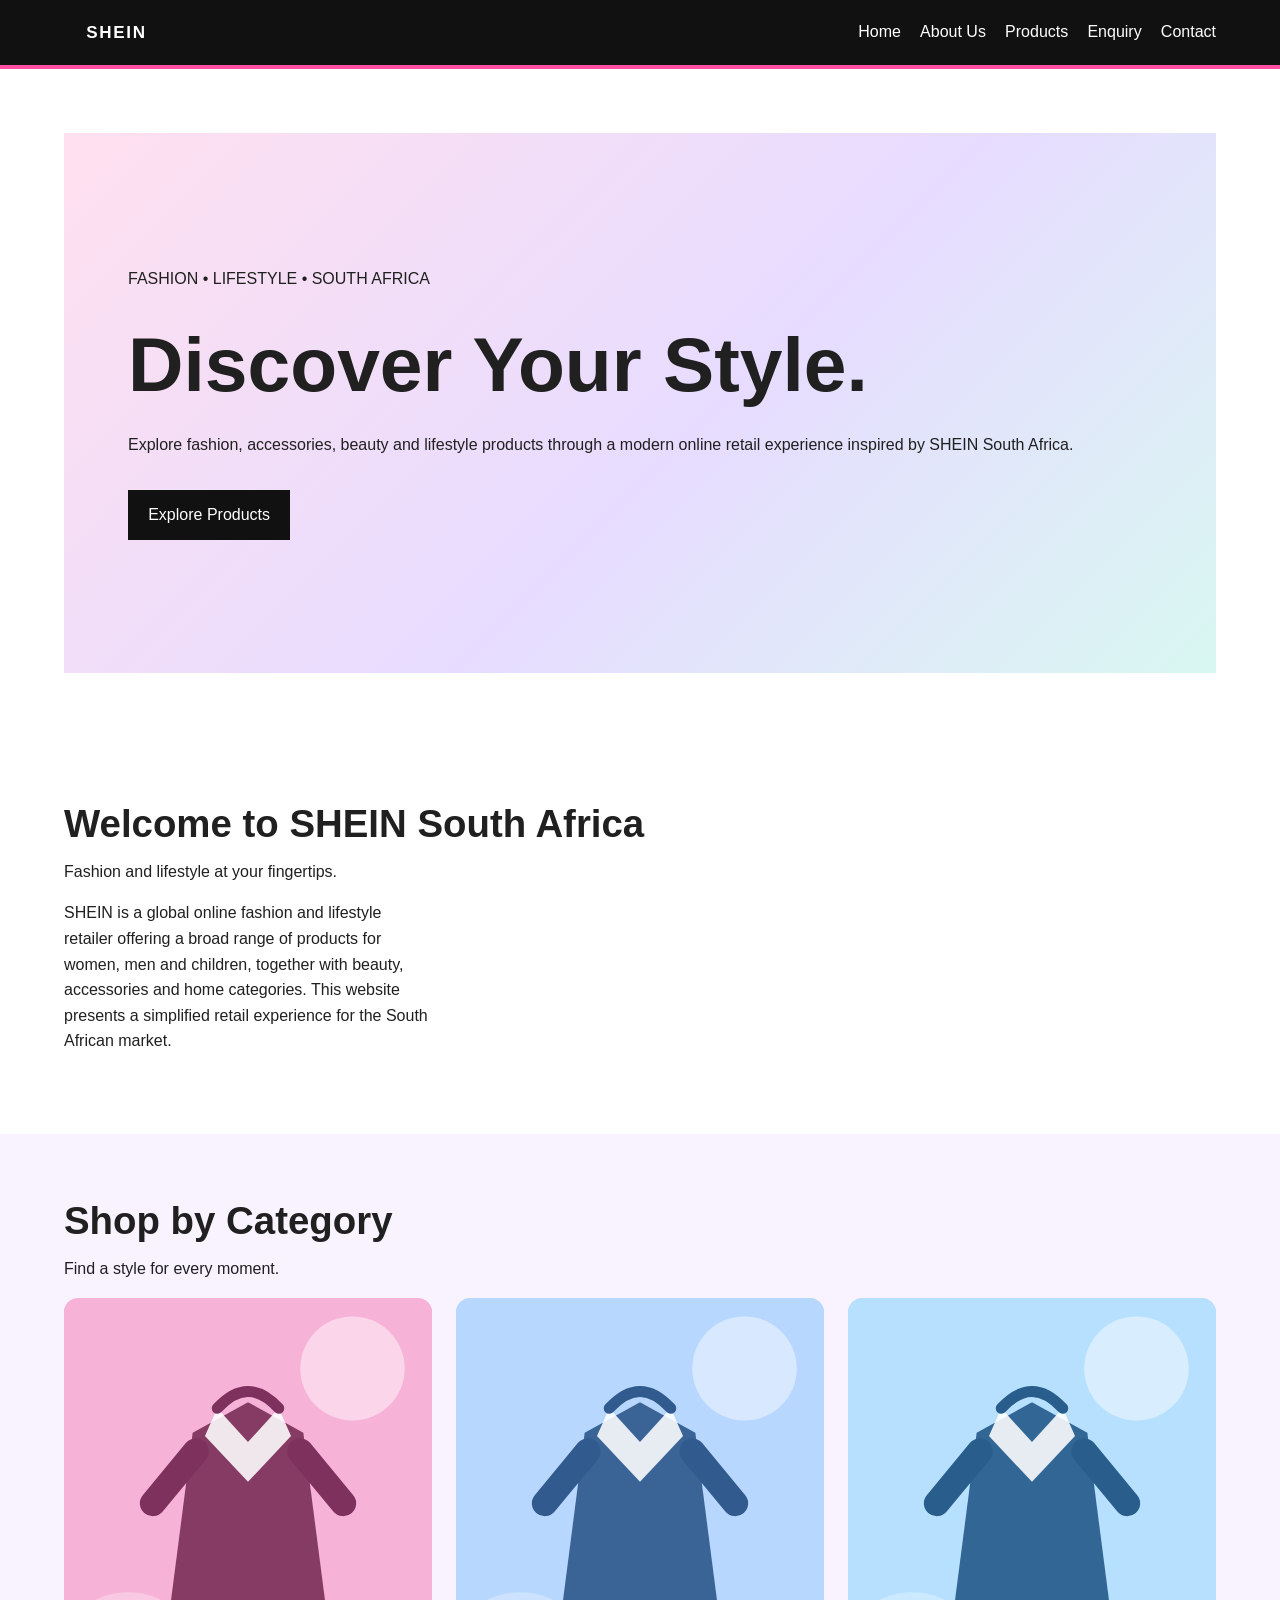
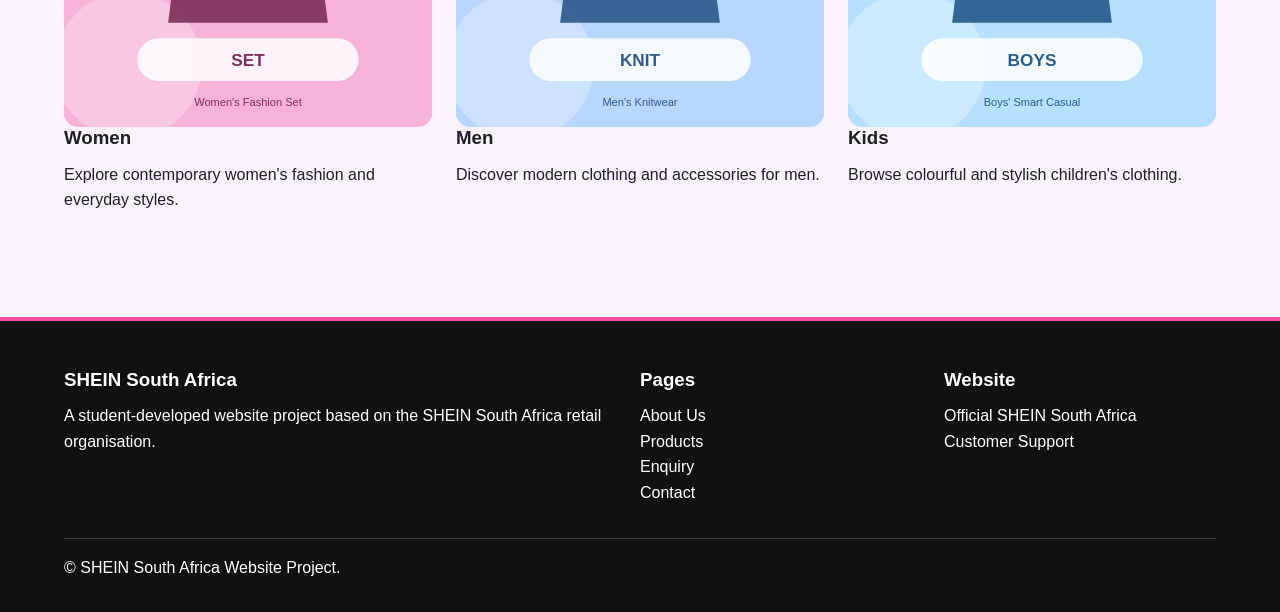
<file: index.html>
<!DOCTYPE html>
<html lang="en">
<head>
    <meta charset="UTF-8">
    <meta name="viewport" content="width=device-width, initial-scale=1.0">
    <meta name="description" content="SHEIN South Africa fashion and lifestyle website project.">
    <title>SHEIN South Africa | Home</title>
    <link rel="stylesheet" href="css/style.css">
</head>
<body>

<header>
    <div>
        <a href="index.html" aria-label="SHEIN South Africa home">
            <img src="images/branding/shein-logo.svg" alt="SHEIN logo">
        </a>
        <nav aria-label="Main navigation">
            <ul>
                <li><a href="index.html">Home</a></li>
                <li><a href="about.html" class="">About Us</a></li>
                <li><a href="products.html" class="">Products</a></li>
                <li><a href="enquiry.html" class="">Enquiry</a></li>
                <li><a href="contact.html" class="">Contact</a></li>
            </ul>
        </nav>
    </div>
</header>

<main>
    <section>
        <div class="container hero-content">
            <p>FASHION • LIFESTYLE • SOUTH AFRICA</p>
            <h1>Discover Your Style.</h1>
            <p>Explore fashion, accessories, beauty and lifestyle products through a modern online retail experience inspired by SHEIN South Africa.</p>
            <a href="products.html">Explore Products</a>
        </div>
    </section>

    <section>
        <div>
            <div>
                <h2>Welcome to SHEIN South Africa</h2>
                <p>Fashion and lifestyle at your fingertips.</p>
            </div>
            <div>
                <p>SHEIN is a global online fashion and lifestyle retailer offering a broad range of products for women, men and children, together with beauty, accessories and home categories. This website presents a simplified retail experience for the South African market.</p>
            </div>
        </div>
    </section>

    <section class="section section-light">
        <div>
            <div>
                <h2>Shop by Category</h2>
                <p>Find a style for every moment.</p>
            </div>
            <div>
                <article>
                    <img src="images/products/women1.svg" alt="Women's fashion">
                    <div>
                        <h3>Women</h3>
                        <p>Explore contemporary women's fashion and everyday styles.</p>
                    </div>
                </article>
                <article>
                    <img src="images/products/mens1.svg" alt="Men's fashion">
                    <div>
                        <h3>Men</h3>
                        <p>Discover modern clothing and accessories for men.</p>
                    </div>
                </article>
                <article>
                    <img src="images/products/kids2.svg" alt="Children's fashion">
                    <div>
                        <h3>Kids</h3>
                        <p>Browse colourful and stylish children's clothing.</p>
                    </div>
                </article>
            </div>
        </div>
    </section>
</main>

<footer>
    <div>
        <div>
            <div>
                <h3>SHEIN South Africa</h3>
                <p>A student-developed website project based on the SHEIN South Africa retail organisation.</p>
            </div>
            <div>
                <h3>Pages</h3>
                <ul>
                    <li><a href="about.html">About Us</a></li>
                    <li><a href="products.html">Products</a></li>
                    <li><a href="enquiry.html">Enquiry</a></li>
                    <li><a href="contact.html">Contact</a></li>
                </ul>
            </div>
            <div>
                <h3>Website</h3>
                <ul>
                    <li><a href="https://m.shein.com/za/" target="_blank" rel="noopener">Official SHEIN South Africa</a></li>
                    <li><a href="contact.html">Customer Support</a></li>
                </ul>
            </div>
        </div>
        <p>&copy; <span></span> SHEIN South Africa Website Project.</p>
    </div>
</footer>


</body>
</html>
</file>
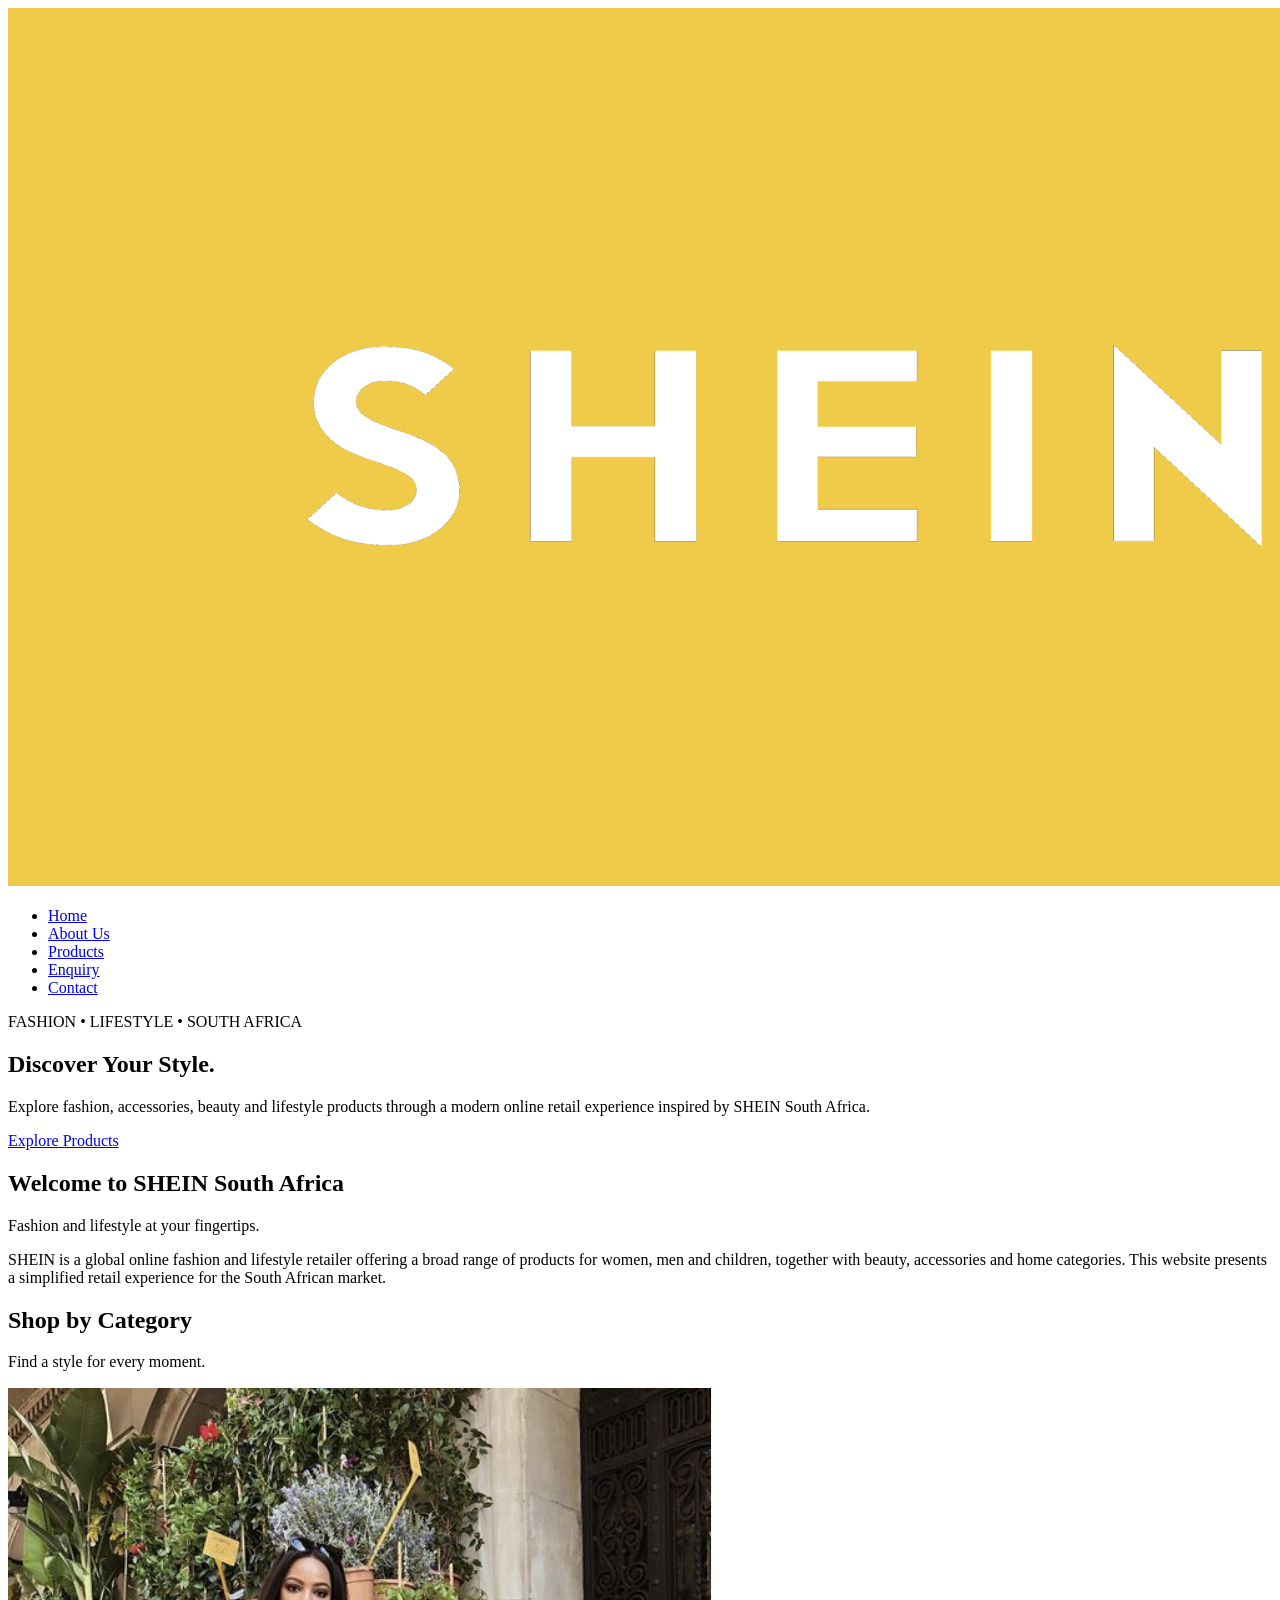
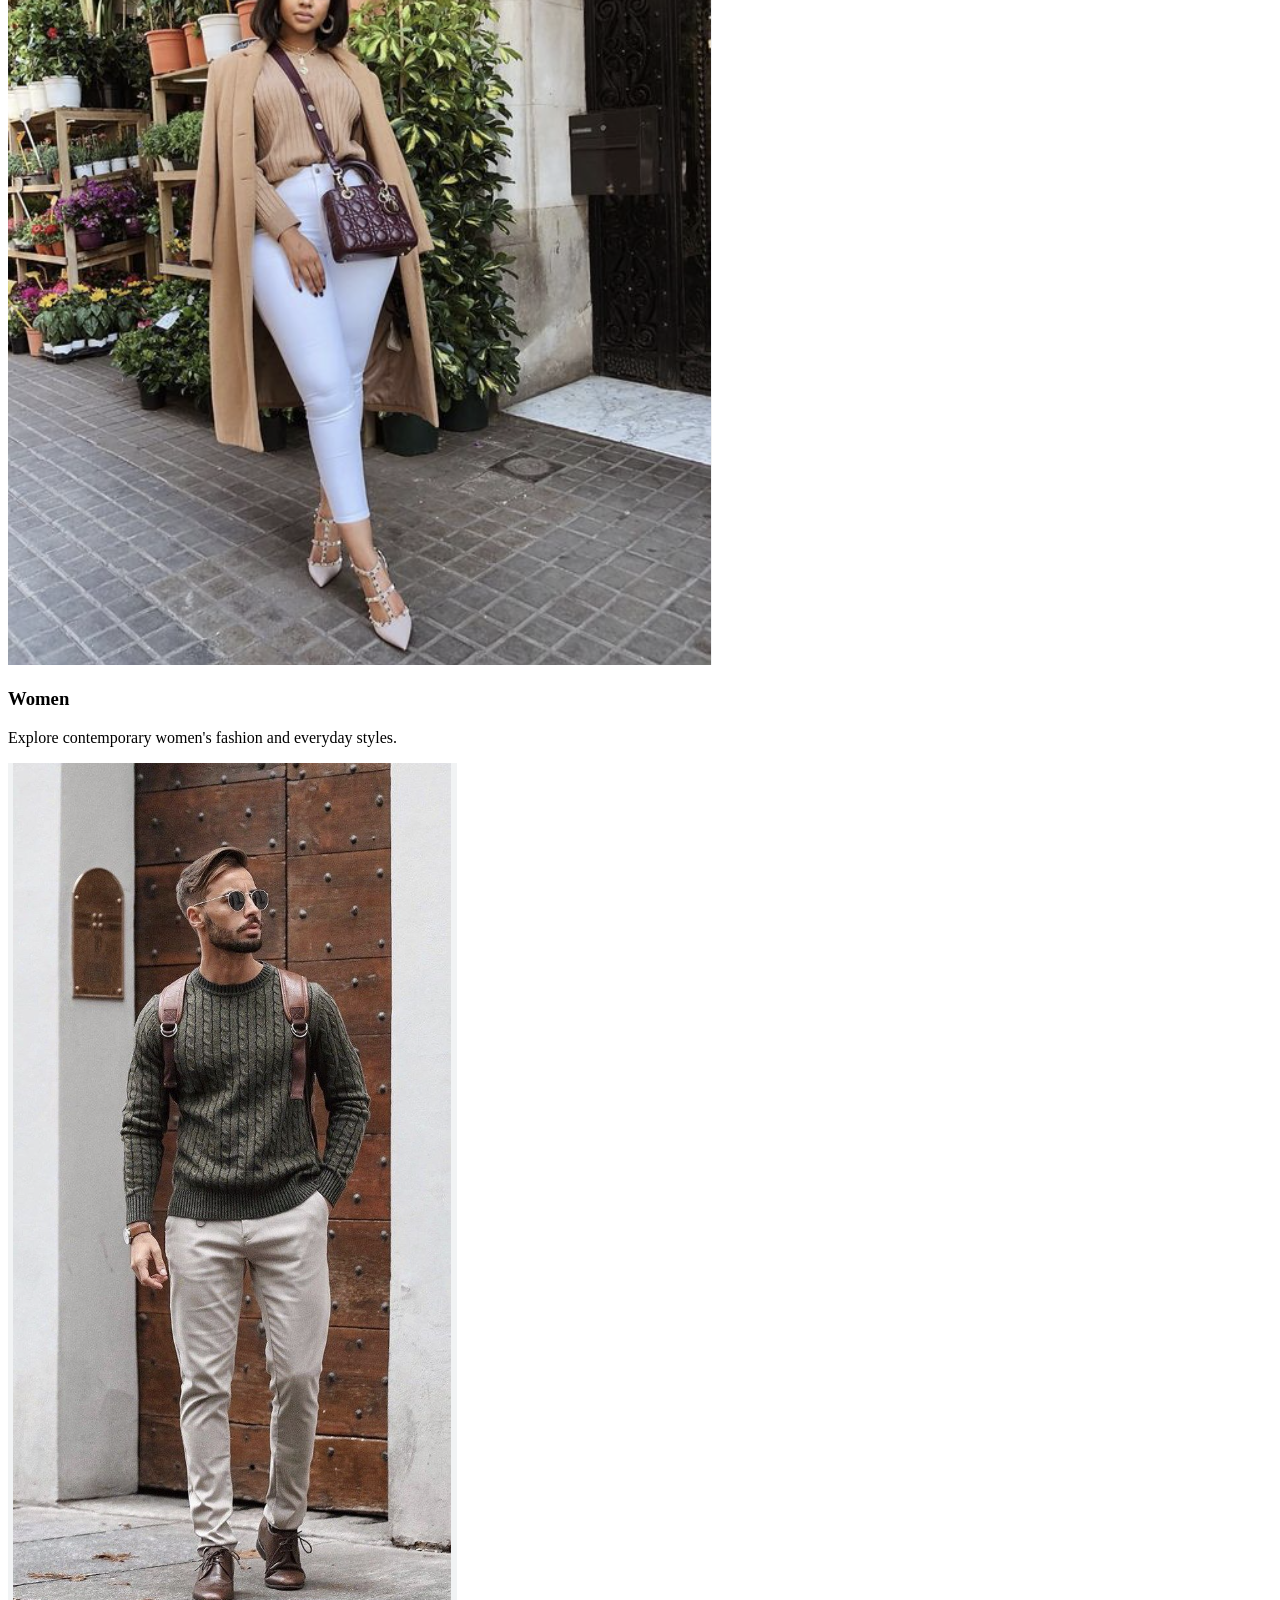
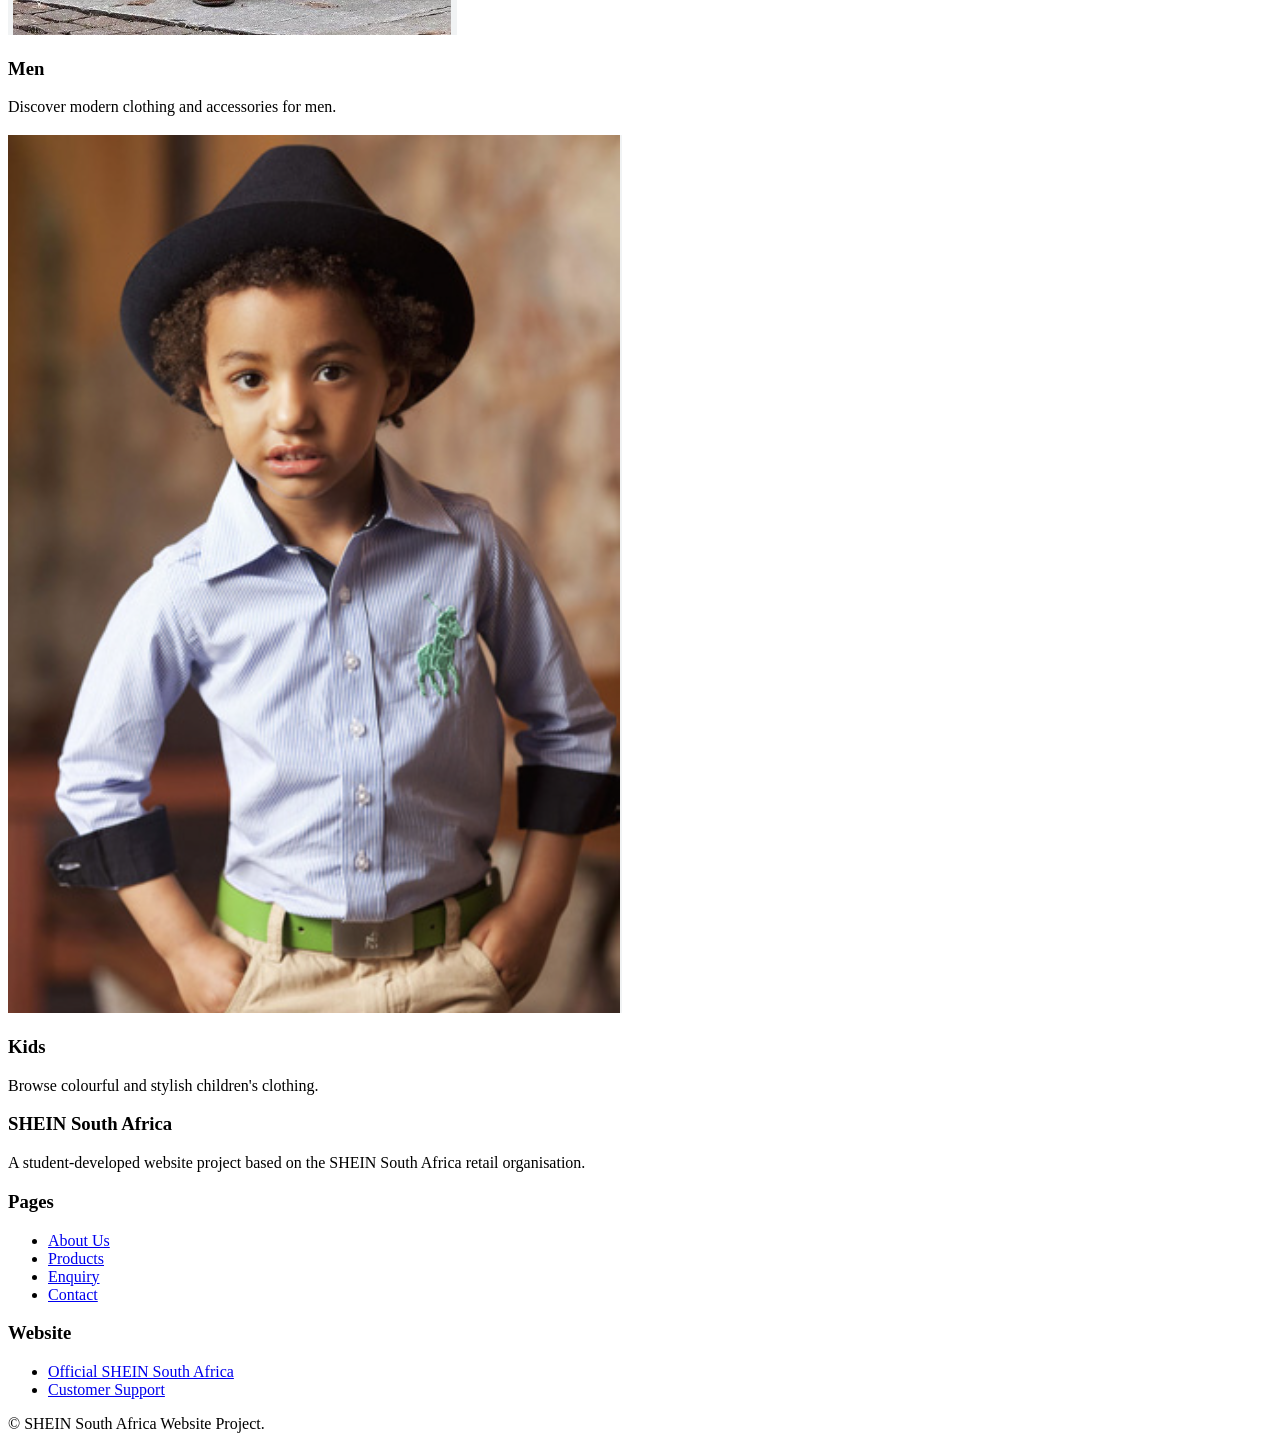
<file: WEDE5020 PartOne HTML structure/index.html>
<!DOCTYPE html>
<html lang="en">
<head>
    <meta charset="UTF-8">
    <meta name="viewport" content="width=device-width, initial-scale=1.0">
    <meta name="description" content="SHEIN South Africa fashion and lifestyle website project.">
    <title>SHEIN South Africa | Home</title>
</head>
<body>

<header>
    <div>
        <a href="index.html" aria-label="SHEIN South Africa home">
            <img src="images/branding/shein-logo.png" alt="SHEIN logo">
        </a>
        <nav aria-label="Main navigation">
            <ul>
                <li><a href="index.html">Home</a></li>
                <li><a href="about.html" class="">About Us</a></li>
                <li><a href="products.html" class="">Products</a></li>
                <li><a href="enquiry.html" class="">Enquiry</a></li>
                <li><a href="contact.html" class="">Contact</a></li>
            </ul>
        </nav>
    </div>
</header>

<main>
    <section>
        <div class="container hero-content">
            <p>FASHION • LIFESTYLE • SOUTH AFRICA</p>
            <h1>Discover Your Style.</h1>
            <p>Explore fashion, accessories, beauty and lifestyle products through a modern online retail experience inspired by SHEIN South Africa.</p>
            <a href="products.html">Explore Products</a>
        </div>
    </section>

    <section>
        <div>
            <div>
                <h2>Welcome to SHEIN South Africa</h2>
                <p>Fashion and lifestyle at your fingertips.</p>
            </div>
            <div>
                <p>SHEIN is a global online fashion and lifestyle retailer offering a broad range of products for women, men and children, together with beauty, accessories and home categories. This website presents a simplified retail experience for the South African market.</p>
            </div>
        </div>
    </section>

    <section class="section section-light">
        <div>
            <div>
                <h2>Shop by Category</h2>
                <p>Find a style for every moment.</p>
            </div>
            <div>
                <article>
                    <img src="images/products/women1.png" alt="Women's fashion">
                    <div>
                        <h3>Women</h3>
                        <p>Explore contemporary women's fashion and everyday styles.</p>
                    </div>
                </article>
                <article>
                    <img src="images/products/mens1.png" alt="Men's fashion">
                    <div>
                        <h3>Men</h3>
                        <p>Discover modern clothing and accessories for men.</p>
                    </div>
                </article>
                <article>
                    <img src="images/products/kids2.png" alt="Children's fashion">
                    <div>
                        <h3>Kids</h3>
                        <p>Browse colourful and stylish children's clothing.</p>
                    </div>
                </article>
            </div>
        </div>
    </section>
</main>

<footer>
    <div>
        <div>
            <div>
                <h3>SHEIN South Africa</h3>
                <p>A student-developed website project based on the SHEIN South Africa retail organisation.</p>
            </div>
            <div>
                <h3>Pages</h3>
                <ul>
                    <li><a href="about.html">About Us</a></li>
                    <li><a href="products.html">Products</a></li>
                    <li><a href="enquiry.html">Enquiry</a></li>
                    <li><a href="contact.html">Contact</a></li>
                </ul>
            </div>
            <div>
                <h3>Website</h3>
                <ul>
                    <li><a href="https://m.shein.com/za/" target="_blank" rel="noopener">Official SHEIN South Africa</a></li>
                    <li><a href="contact.html">Customer Support</a></li>
                </ul>
            </div>
        </div>
        <p>&copy; <span></span> SHEIN South Africa Website Project.</p>
    </div>
</footer>


</body>
</html>
</file>
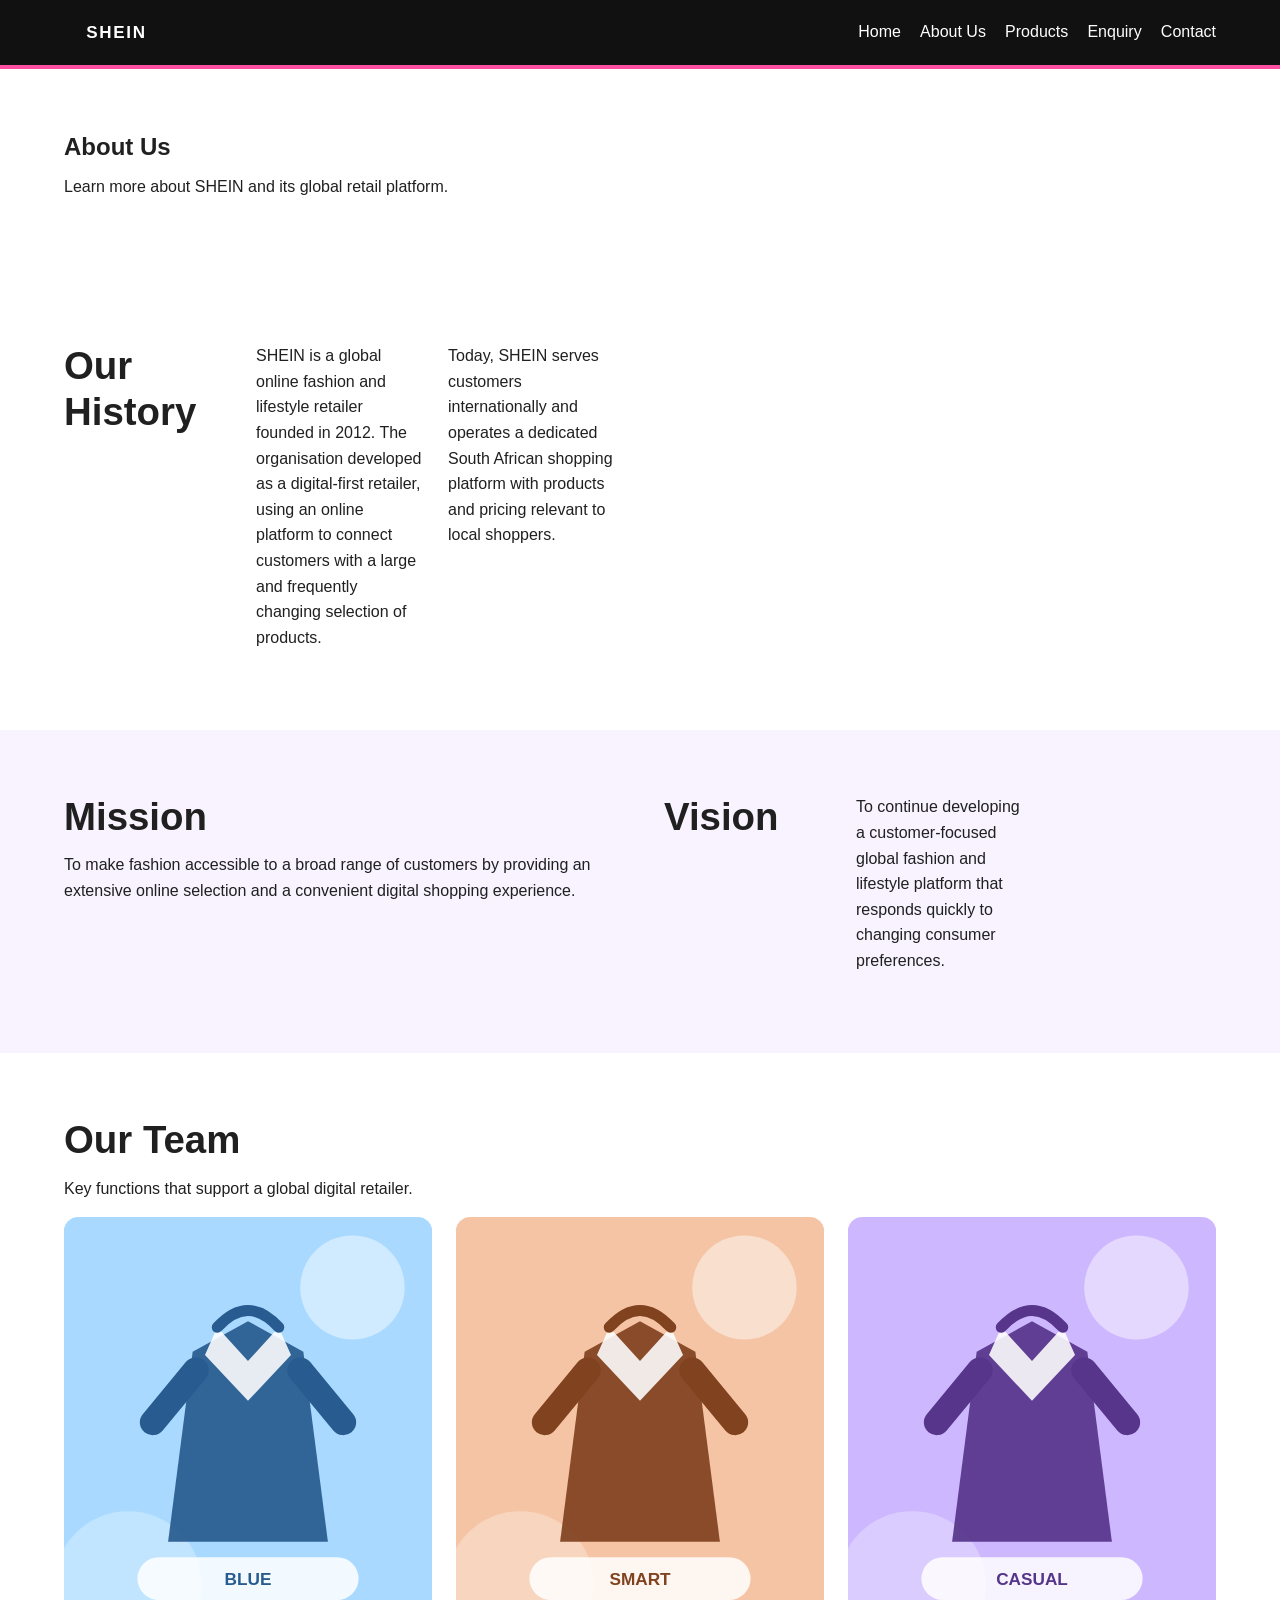
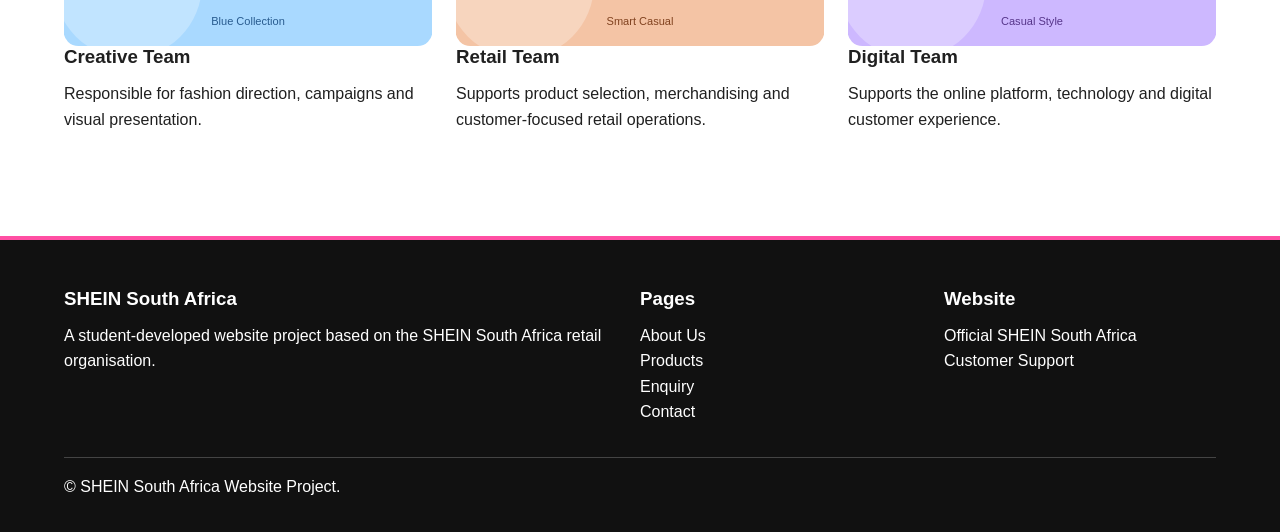
<file: about.html>
<!DOCTYPE html>
<html lang="en">
<head>
    <meta charset="UTF-8">
    <meta name="viewport" content="width=device-width, initial-scale=1.0">
    <meta name="description" content="About SHEIN South Africa.">
    <title>SHEIN South Africa | About Us</title>
    <link rel="stylesheet" href="css/style.css">
</head>
<body>

<header>
    <div>
        <a href="index.html" aria-label="SHEIN South Africa home">
            <img src="images/branding/shein-logo.svg" alt="SHEIN logo">
        </a>
        <nav aria-label="Main navigation">
            <ul>
                <li><a href="index.html" class="">Home</a></li>
                <li><a href="about.html">About Us</a></li>
                <li><a href="products.html" class="">Products</a></li>
                <li><a href="enquiry.html" class="">Enquiry</a></li>
                <li><a href="contact.html" class="">Contact</a></li>
            </ul>
        </nav>
    </div>
</header>

<main>
    <section>
        <div>
            <h1>About Us</h1>
            <p>Learn more about SHEIN and its global retail platform.</p>
        </div>
    </section>

    <section>
        <div class="container split">
            <div>
                <h2>Our History</h2>
                <p>SHEIN is a global online fashion and lifestyle retailer founded in 2012. The organisation developed as a digital-first retailer, using an online platform to connect customers with a large and frequently changing selection of products.</p>
                <p>Today, SHEIN serves customers internationally and operates a dedicated South African shopping platform with products and pricing relevant to local shoppers.</p>

    </section>

    <section class="section section-light">
        <div class="container split">
            <div>
                <h2>Mission</h2>
                <p>To make fashion accessible to a broad range of customers by providing an extensive online selection and a convenient digital shopping experience.</p>
            </div>
            <div>
                <h2>Vision</h2>
                <p>To continue developing a customer-focused global fashion and lifestyle platform that responds quickly to changing consumer preferences.</p>
            </div>
        </div>
    </section>

    <section>
        <div>
            <div>
                <h2>Our Team</h2>
                <p>Key functions that support a global digital retailer.</p>
            </div>
            <div>
                <article>
                    <img src="images/products/women3.svg" alt="Fashion team member">
                    <h3>Creative Team</h3>
                    <p>Responsible for fashion direction, campaigns and visual presentation.</p>
                </article>
                <article>
                    <img src="images/products/mens2.svg" alt="Retail team member">
                    <h3>Retail Team</h3>
                    <p>Supports product selection, merchandising and customer-focused retail operations.</p>
                </article>
                <article>
                    <img src="images/products/women4.svg" alt="Digital team member">
                    <h3>Digital Team</h3>
                    <p>Supports the online platform, technology and digital customer experience.</p>
                </article>
            </div>
        </div>
    </section>
</main>

<footer>
    <div>
        <div>
            <div>
                <h3>SHEIN South Africa</h3>
                <p>A student-developed website project based on the SHEIN South Africa retail organisation.</p>
            </div>
            <div>
                <h3>Pages</h3>
                <ul>
                    <li><a href="about.html">About Us</a></li>
                    <li><a href="products.html">Products</a></li>
                    <li><a href="enquiry.html">Enquiry</a></li>
                    <li><a href="contact.html">Contact</a></li>
                </ul>
            </div>
            <div>
                <h3>Website</h3>
                <ul>
                    <li><a href="https://m.shein.com/za/" target="_blank" rel="noopener">Official SHEIN South Africa</a></li>
                    <li><a href="contact.html">Customer Support</a></li>
                </ul>
            </div>
        </div>
        <p>&copy; <span></span> SHEIN South Africa Website Project.</p>
    </div>
</footer>


</body>
</html>
</file>
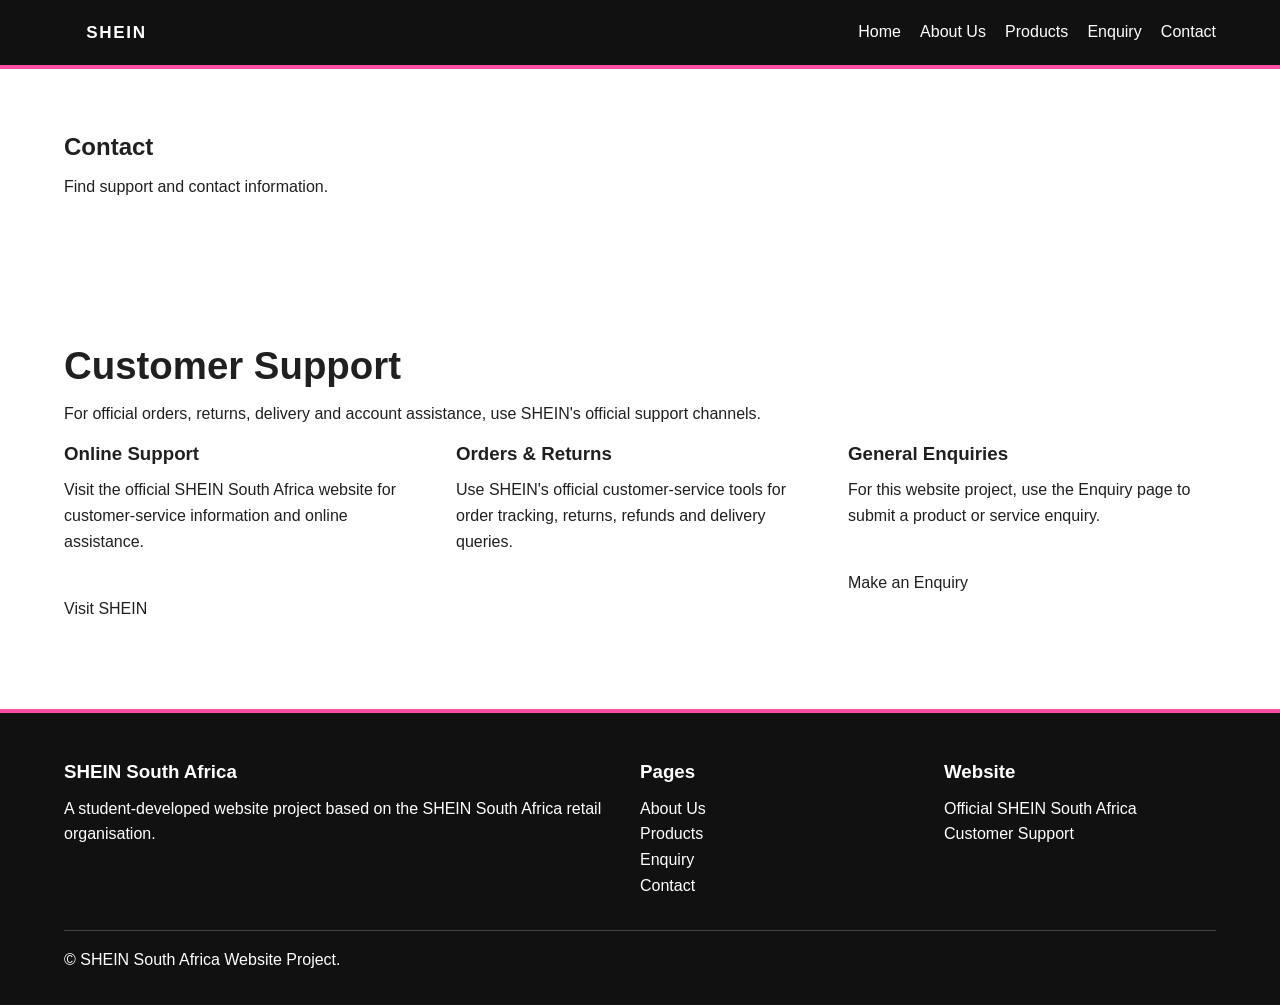
<file: contact.html>
<!DOCTYPE html>
<html lang="en">
<head>
    <meta charset="UTF-8">
    <meta name="viewport" content="width=device-width, initial-scale=1.0">
    <meta name="description" content="Contact SHEIN South Africa.">
    <title>SHEIN South Africa | Contact</title>
    <link rel="stylesheet" href="css/style.css">
</head>
<body>

<header>
    <div>
        <a href="index.html" aria-label="SHEIN South Africa home">
            <img src="images/branding/shein-logo.svg" alt="SHEIN logo">
        </a>
        <nav aria-label="Main navigation">
            <ul>
                <li><a href="index.html" class="">Home</a></li>
                <li><a href="about.html" class="">About Us</a></li>
                <li><a href="products.html" class="">Products</a></li>
                <li><a href="enquiry.html" class="">Enquiry</a></li>
                <li><a href="contact.html">Contact</a></li>
            </ul>
        </nav>
    </div>
</header>

<main>
    <section>
        <div>
            <h1>Contact</h1>
            <p>Find support and contact information.</p>
        </div>
    </section>

    <section>
        <div>
            <div>
                <h2>Customer Support</h2>
                <p>For official orders, returns, delivery and account assistance, use SHEIN's official support channels.</p>
            </div>

            <div>
                <article>
                    <div>
                        <h3>Online Support</h3>
                        <p>Visit the official SHEIN South Africa website for customer-service information and online assistance.</p>
                        <br>
                        <a href="https://m.shein.com/za/" target="_blank" rel="noopener">Visit SHEIN</a>
                    </div>
                </article>

                <article>
                    <div>
                        <h3>Orders & Returns</h3>
                        <p>Use SHEIN's official customer-service tools for order tracking, returns, refunds and delivery queries.</p>
                    </div>
                </article>

                <article>
                    <div>
                        <h3>General Enquiries</h3>
                        <p>For this website project, use the Enquiry page to submit a product or service enquiry.</p>
                        <br>
                        <a href="enquiry.html">Make an Enquiry</a>
                    </div>
                </article>
            </div>
        </div>
    </section>
</main>

<footer>
    <div>
        <div>
            <div>
                <h3>SHEIN South Africa</h3>
                <p>A student-developed website project based on the SHEIN South Africa retail organisation.</p>
            </div>
            <div>
                <h3>Pages</h3>
                <ul>
                    <li><a href="about.html">About Us</a></li>
                    <li><a href="products.html">Products</a></li>
                    <li><a href="enquiry.html">Enquiry</a></li>
                    <li><a href="contact.html">Contact</a></li>
                </ul>
            </div>
            <div>
                <h3>Website</h3>
                <ul>
                    <li><a href="https://m.shein.com/za/" target="_blank" rel="noopener">Official SHEIN South Africa</a></li>
                    <li><a href="contact.html">Customer Support</a></li>
                </ul>
            </div>
        </div>
        <p>&copy; <span></span> SHEIN South Africa Website Project.</p>
    </div>
</footer>


</body>
</html>
</file>
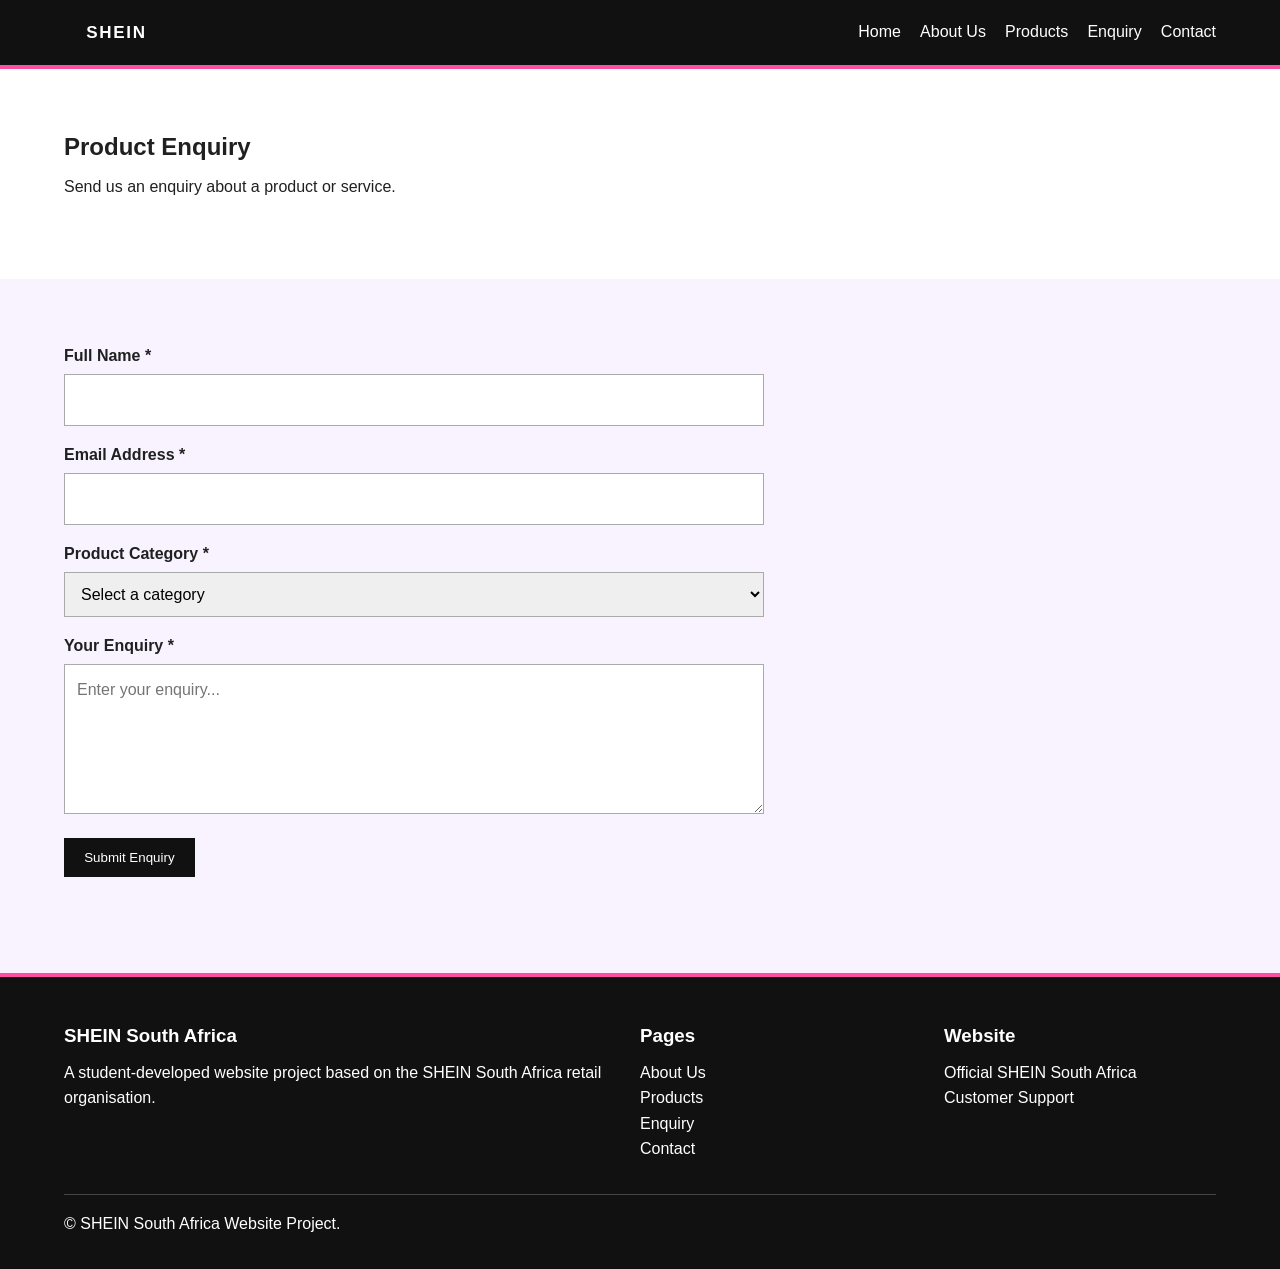
<file: enquiry.html>
<!DOCTYPE html>
<html lang="en">
<head>
    <meta charset="UTF-8">
    <meta name="viewport" content="width=device-width, initial-scale=1.0">
    <meta name="description" content="SHEIN South Africa product enquiry form.">
    <title>SHEIN South Africa | Enquiry</title>
    <link rel="stylesheet" href="css/style.css">
</head>
<body>

<header>
    <div>
        <a href="index.html" aria-label="SHEIN South Africa home">
            <img src="images/branding/shein-logo.svg" alt="SHEIN logo">
        </a>
        <nav aria-label="Main navigation">
            <ul>
                <li><a href="index.html" class="">Home</a></li>
                <li><a href="about.html" class="">About Us</a></li>
                <li><a href="products.html" class="">Products</a></li>
                <li><a href="enquiry.html">Enquiry</a></li>
                <li><a href="contact.html" class="">Contact</a></li>
            </ul>
        </nav>
    </div>
</header>

<main>
    <section>
        <div>
            <h1>Product Enquiry</h1>
            <p>Send us an enquiry about a product or service.</p>
        </div>
    </section>

    <section class="section section-light">
        <div>
            <form>
                <div>
                    <label for="name">Full Name *</label>
                    <input type="text" id="name" name="name" required>
                </div>

                <div>
                    <label for="email">Email Address *</label>
                    <input type="email" id="email" name="email" required>
                </div>

                <div>
                    <label for="category">Product Category *</label>
                    <select id="category" name="category" required>
                        <option value="">Select a category</option>
                        <option value="women">Women</option>
                        <option value="men">Men</option>
                        <option value="kids">Kids</option>
                        <option value="beauty">Beauty</option>
                        <option value="accessories">Accessories</option>
                        <option value="home">Home & Living</option>
                    </select>
                </div>

                <div>
                    <label for="message">Your Enquiry *</label>
                    <textarea id="message" name="message" placeholder="Enter your enquiry..." required></textarea>
                </div>

                <button type="submit">Submit Enquiry</button>
                <p></p>
            </form>
        </div>
    </section>
</main>

<footer>
    <div>
        <div>
            <div>
                <h3>SHEIN South Africa</h3>
                <p>A student-developed website project based on the SHEIN South Africa retail organisation.</p>
            </div>
            <div>
                <h3>Pages</h3>
                <ul>
                    <li><a href="about.html">About Us</a></li>
                    <li><a href="products.html">Products</a></li>
                    <li><a href="enquiry.html">Enquiry</a></li>
                    <li><a href="contact.html">Contact</a></li>
                </ul>
            </div>
            <div>
                <h3>Website</h3>
                <ul>
                    <li><a href="https://m.shein.com/za/" target="_blank" rel="noopener">Official SHEIN South Africa</a></li>
                    <li><a href="contact.html">Customer Support</a></li>
                </ul>
            </div>
        </div>
        <p>&copy; <span></span> SHEIN South Africa Website Project.</p>
    </div>
</footer>


</body>
</html>
</file>
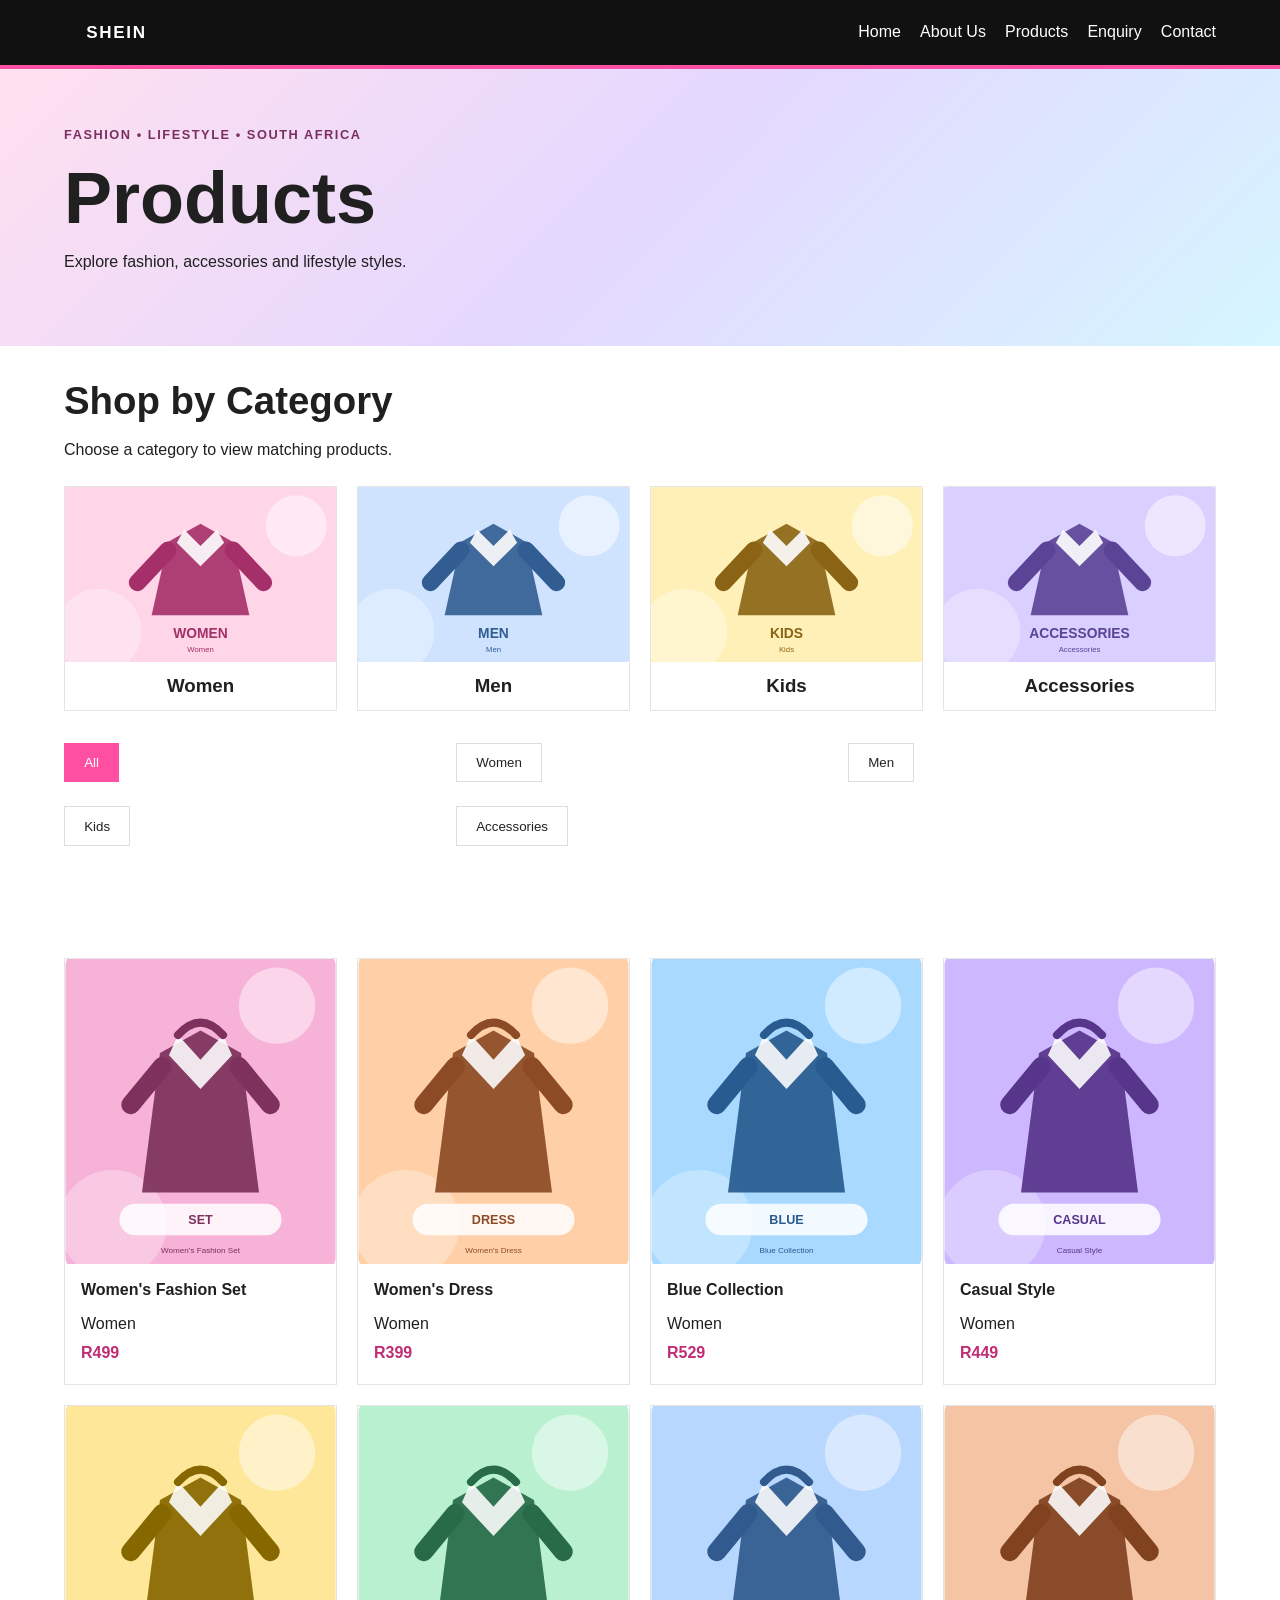
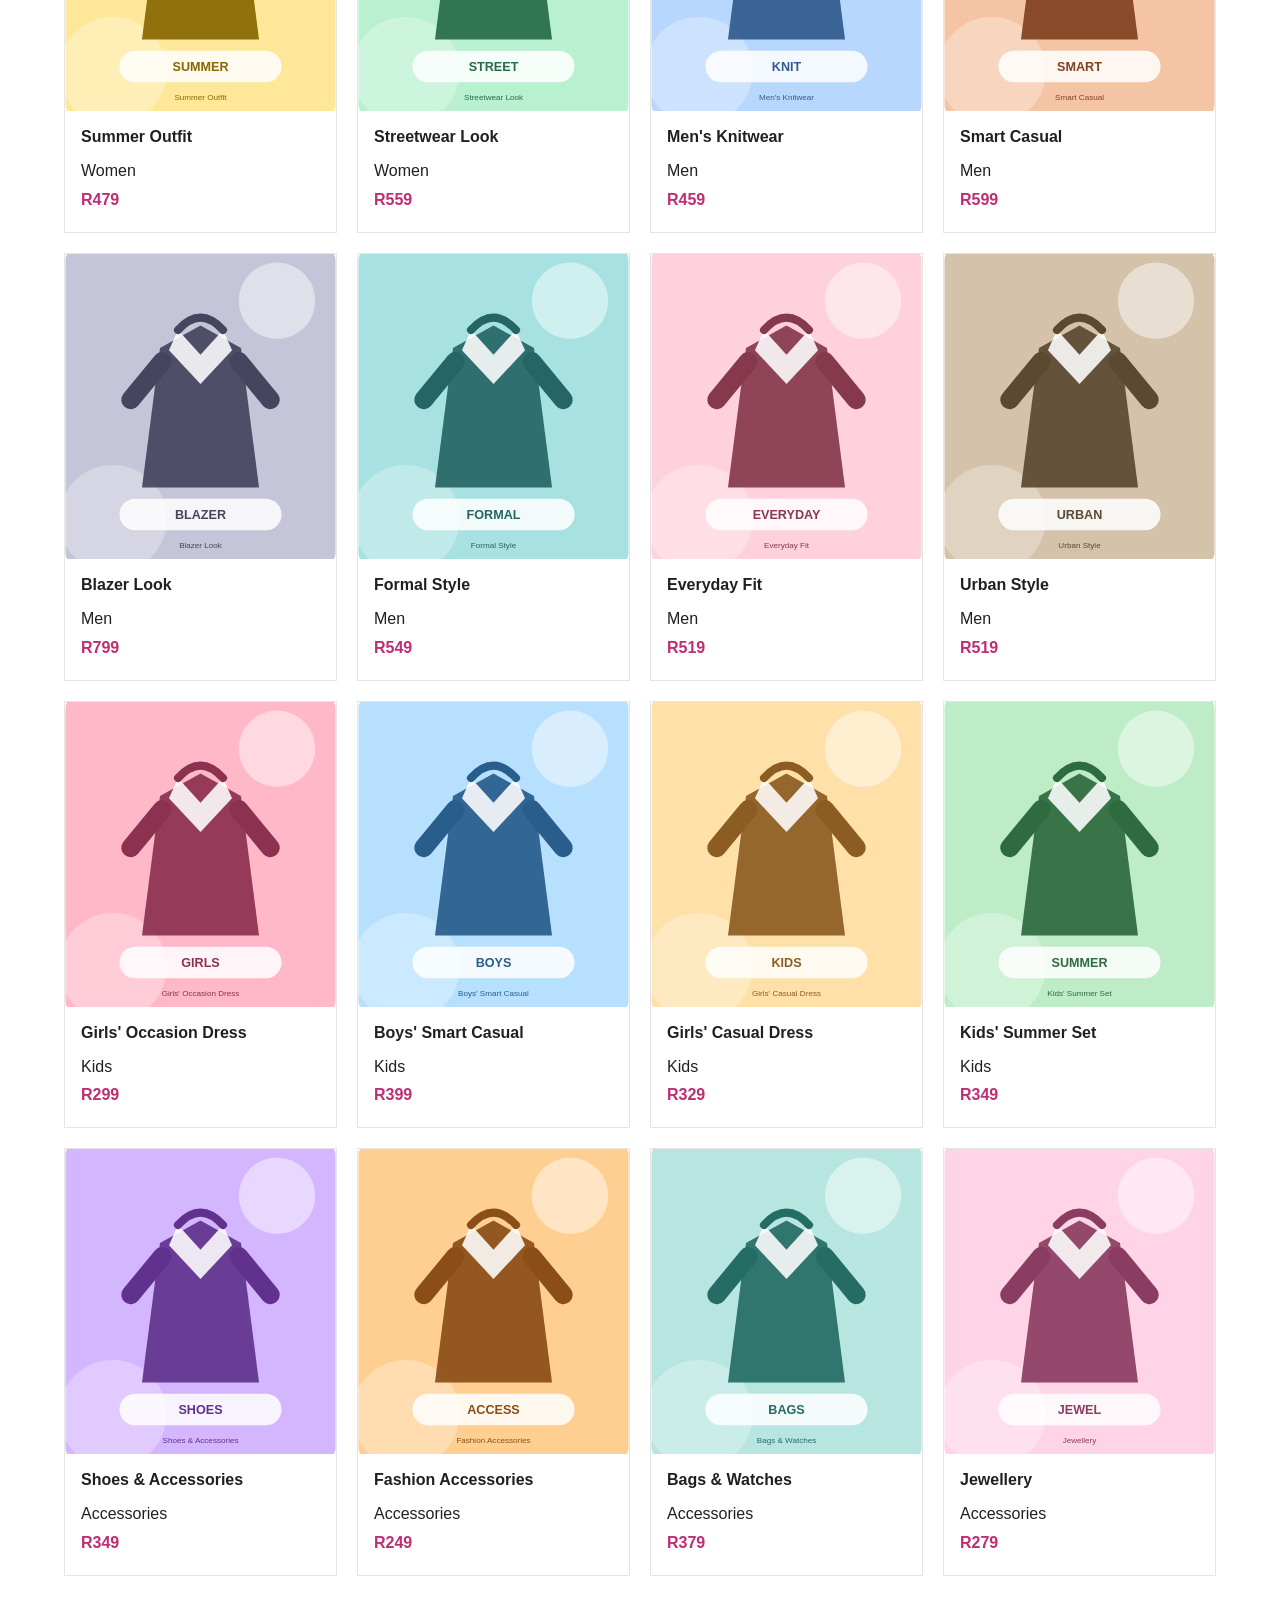
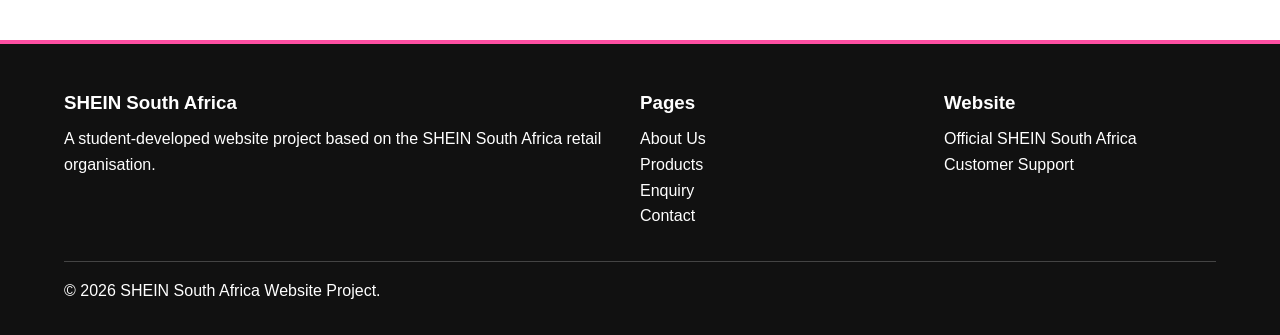
<file: products.html>
<!DOCTYPE html>
<html lang="en">
<head>
    <meta charset="UTF-8">
    <meta name="viewport" content="width=device-width, initial-scale=1.0">
    <meta name="description" content="SHEIN South Africa products and categories.">
    <title>SHEIN South Africa | Products</title>
    <link rel="stylesheet" href="css/style.css">
</head>
<body>
<header>
    <div>
        <a href="index.html" aria-label="SHEIN South Africa home">
            <img src="images/branding/shein-logo.svg" alt="SHEIN logo">
        </a>
        <nav aria-label="Main navigation">
            <ul>
                <li><a href="index.html">Home</a></li>
                <li><a href="about.html">About Us</a></li>
                <li><a href="products.html">Products</a></li>
                <li><a href="enquiry.html">Enquiry</a></li>
                <li><a href="contact.html">Contact</a></li>
            </ul>
        </nav>
    </div>
</header>

<main>
    <section class="page-hero">
        <div>
            <p class="eyebrow">FASHION • LIFESTYLE • SOUTH AFRICA</p>
            <h1>Products</h1>
            <p>Explore fashion, accessories and lifestyle styles.</p>
        </div>
    </section>


    <section class="category-section">
        <div>
            <div class="section-heading">
                <h2>Shop by Category</h2>
                <p>Choose a category to view matching products.</p>
            </div>

            <div class="category-grid">
                <a href="#women" class="category-card" data-category-link="Women">
                    <img src="images/categories/women.svg" alt="Women's clothing category">
                    <h3>Women</h3>
                </a>
                <a href="#men" class="category-card" data-category-link="Men">
                    <img src="images/categories/men.svg" alt="Men's clothing category">
                    <h3>Men</h3>
                </a>
                <a href="#kids" class="category-card" data-category-link="Kids">
                    <img src="images/categories/kids.svg" alt="Kids' clothing category">
                    <h3>Kids</h3>
                </a>
                <a href="#accessories" class="category-card" data-category-link="Accessories">
                    <img src="images/categories/accessories.svg" alt="Accessories category">
                    <h3>Accessories</h3>
                </a>
            </div>

            <div class="filter-row" aria-label="Product categories">
                <button type="button" class="filter-button active" data-filter="All">All</button>
                <button type="button" class="filter-button" data-filter="Women">Women</button>
                <button type="button" class="filter-button" data-filter="Men">Men</button>
                <button type="button" class="filter-button" data-filter="Kids">Kids</button>
                <button type="button" class="filter-button" data-filter="Accessories">Accessories</button>
            </div>
        </div>
    </section>

    <section id="products-list">
        <div>
            <div class="product-grid">
                <article class="product-card" id="women" data-category="Women">
                    <img src="images/products/women1.svg" alt="Women&#x27;s Fashion Set">
                    <div>
                        <h3>Women&#x27;s Fashion Set</h3>
                        <p>Women</p>
                        <p>R499</p>
                    </div>
                </article>
                <article class="product-card" id="women" data-category="Women">
                    <img src="images/products/women2.svg" alt="Women&#x27;s Dress">
                    <div>
                        <h3>Women&#x27;s Dress</h3>
                        <p>Women</p>
                        <p>R399</p>
                    </div>
                </article>
                <article class="product-card" id="women" data-category="Women">
                    <img src="images/products/women3.svg" alt="Blue Collection">
                    <div>
                        <h3>Blue Collection</h3>
                        <p>Women</p>
                        <p>R529</p>
                    </div>
                </article>
                <article class="product-card" id="women" data-category="Women">
                    <img src="images/products/women4.svg" alt="Casual Style">
                    <div>
                        <h3>Casual Style</h3>
                        <p>Women</p>
                        <p>R449</p>
                    </div>
                </article>
                <article class="product-card" id="women" data-category="Women">
                    <img src="images/products/women5.svg" alt="Summer Outfit">
                    <div>
                        <h3>Summer Outfit</h3>
                        <p>Women</p>
                        <p>R479</p>
                    </div>
                </article>
                <article class="product-card" id="women" data-category="Women">
                    <img src="images/products/women6.svg" alt="Streetwear Look">
                    <div>
                        <h3>Streetwear Look</h3>
                        <p>Women</p>
                        <p>R559</p>
                    </div>
                </article>
                <article class="product-card" id="men" data-category="Men">
                    <img src="images/products/mens1.svg" alt="Men&#x27;s Knitwear">
                    <div>
                        <h3>Men&#x27;s Knitwear</h3>
                        <p>Men</p>
                        <p>R459</p>
                    </div>
                </article>
                <article class="product-card" id="men" data-category="Men">
                    <img src="images/products/mens2.svg" alt="Smart Casual">
                    <div>
                        <h3>Smart Casual</h3>
                        <p>Men</p>
                        <p>R599</p>
                    </div>
                </article>
                <article class="product-card" id="men" data-category="Men">
                    <img src="images/products/mens3.svg" alt="Blazer Look">
                    <div>
                        <h3>Blazer Look</h3>
                        <p>Men</p>
                        <p>R799</p>
                    </div>
                </article>
                <article class="product-card" id="men" data-category="Men">
                    <img src="images/products/mens4.svg" alt="Formal Style">
                    <div>
                        <h3>Formal Style</h3>
                        <p>Men</p>
                        <p>R549</p>
                    </div>
                </article>
                <article class="product-card" id="men" data-category="Men">
                    <img src="images/products/mens5.svg" alt="Everyday Fit">
                    <div>
                        <h3>Everyday Fit</h3>
                        <p>Men</p>
                        <p>R519</p>
                    </div>
                </article>
                <article class="product-card" id="men" data-category="Men">
                    <img src="images/products/mens6.svg" alt="Urban Style">
                    <div>
                        <h3>Urban Style</h3>
                        <p>Men</p>
                        <p>R519</p>
                    </div>
                </article>
                <article class="product-card" id="kids" data-category="Kids">
                    <img src="images/products/kids1.svg" alt="Girls&#x27; Occasion Dress">
                    <div>
                        <h3>Girls&#x27; Occasion Dress</h3>
                        <p>Kids</p>
                        <p>R299</p>
                    </div>
                </article>
                <article class="product-card" id="kids" data-category="Kids">
                    <img src="images/products/kids2.svg" alt="Boys&#x27; Smart Casual">
                    <div>
                        <h3>Boys&#x27; Smart Casual</h3>
                        <p>Kids</p>
                        <p>R399</p>
                    </div>
                </article>
                <article class="product-card" id="kids" data-category="Kids">
                    <img src="images/products/kids3.svg" alt="Girls&#x27; Casual Dress">
                    <div>
                        <h3>Girls&#x27; Casual Dress</h3>
                        <p>Kids</p>
                        <p>R329</p>
                    </div>
                </article>
                <article class="product-card" id="kids" data-category="Kids">
                    <img src="images/products/kids4.svg" alt="Kids&#x27; Summer Set">
                    <div>
                        <h3>Kids&#x27; Summer Set</h3>
                        <p>Kids</p>
                        <p>R349</p>
                    </div>
                </article>
                <article class="product-card" id="accessories" data-category="Accessories">
                    <img src="images/products/acc1.svg" alt="Shoes &amp; Accessories">
                    <div>
                        <h3>Shoes &amp; Accessories</h3>
                        <p>Accessories</p>
                        <p>R349</p>
                    </div>
                </article>
                <article class="product-card" id="accessories" data-category="Accessories">
                    <img src="images/products/acc2.svg" alt="Fashion Accessories">
                    <div>
                        <h3>Fashion Accessories</h3>
                        <p>Accessories</p>
                        <p>R249</p>
                    </div>
                </article>
                <article class="product-card" id="accessories" data-category="Accessories">
                    <img src="images/products/acc3.svg" alt="Bags &amp; Watches">
                    <div>
                        <h3>Bags &amp; Watches</h3>
                        <p>Accessories</p>
                        <p>R379</p>
                    </div>
                </article>
                <article class="product-card" id="accessories" data-category="Accessories">
                    <img src="images/products/acc4.svg" alt="Jewellery">
                    <div>
                        <h3>Jewellery</h3>
                        <p>Accessories</p>
                        <p>R279</p>
                    </div>
                </article>
            </div>
        </div>
    </section>
</main>

<footer>
    <div>
        <div>
            <div>
                <h3>SHEIN South Africa</h3>
                <p>A student-developed website project based on the SHEIN South Africa retail organisation.</p>
            </div>
            <div>
                <h3>Pages</h3>
                <ul>
                    <li><a href="about.html">About Us</a></li>
                    <li><a href="products.html">Products</a></li>
                    <li><a href="enquiry.html">Enquiry</a></li>
                    <li><a href="contact.html">Contact</a></li>
                </ul>
            </div>
            <div>
                <h3>Website</h3>
                <ul>
                    <li><a href="https://m.shein.com/za/" target="_blank" rel="noopener">Official SHEIN South Africa</a></li>
                    <li><a href="contact.html">Customer Support</a></li>
                </ul>
            </div>
        </div>
        <p>&copy; 2026 SHEIN South Africa Website Project.</p>
    </div>
</footer>

<script>
document.addEventListener("DOMContentLoaded", function () {
    const buttons = document.querySelectorAll(".filter-button");
    const products = document.querySelectorAll(".product-card");
    const categoryLinks = document.querySelectorAll("[data-category-link]");

    function showCategory(category) {
        buttons.forEach(function (button) {
            button.classList.toggle("active", button.dataset.filter === category);
        });

        products.forEach(function (product) {
            const matches = category === "All" || product.dataset.category === category;
            product.style.display = matches ? "" : "none";
        });

        document.getElementById("products-list").scrollIntoView({
            behavior: "smooth",
            block: "start"
        });
    }

    buttons.forEach(function (button) {
        button.addEventListener("click", function () {
            showCategory(button.dataset.filter);
        });
    });

    categoryLinks.forEach(function (link) {
        link.addEventListener("click", function (event) {
            event.preventDefault();
            showCategory(link.dataset.categoryLink);
        });
    });
});
</script>

</body>
</html>
</file>
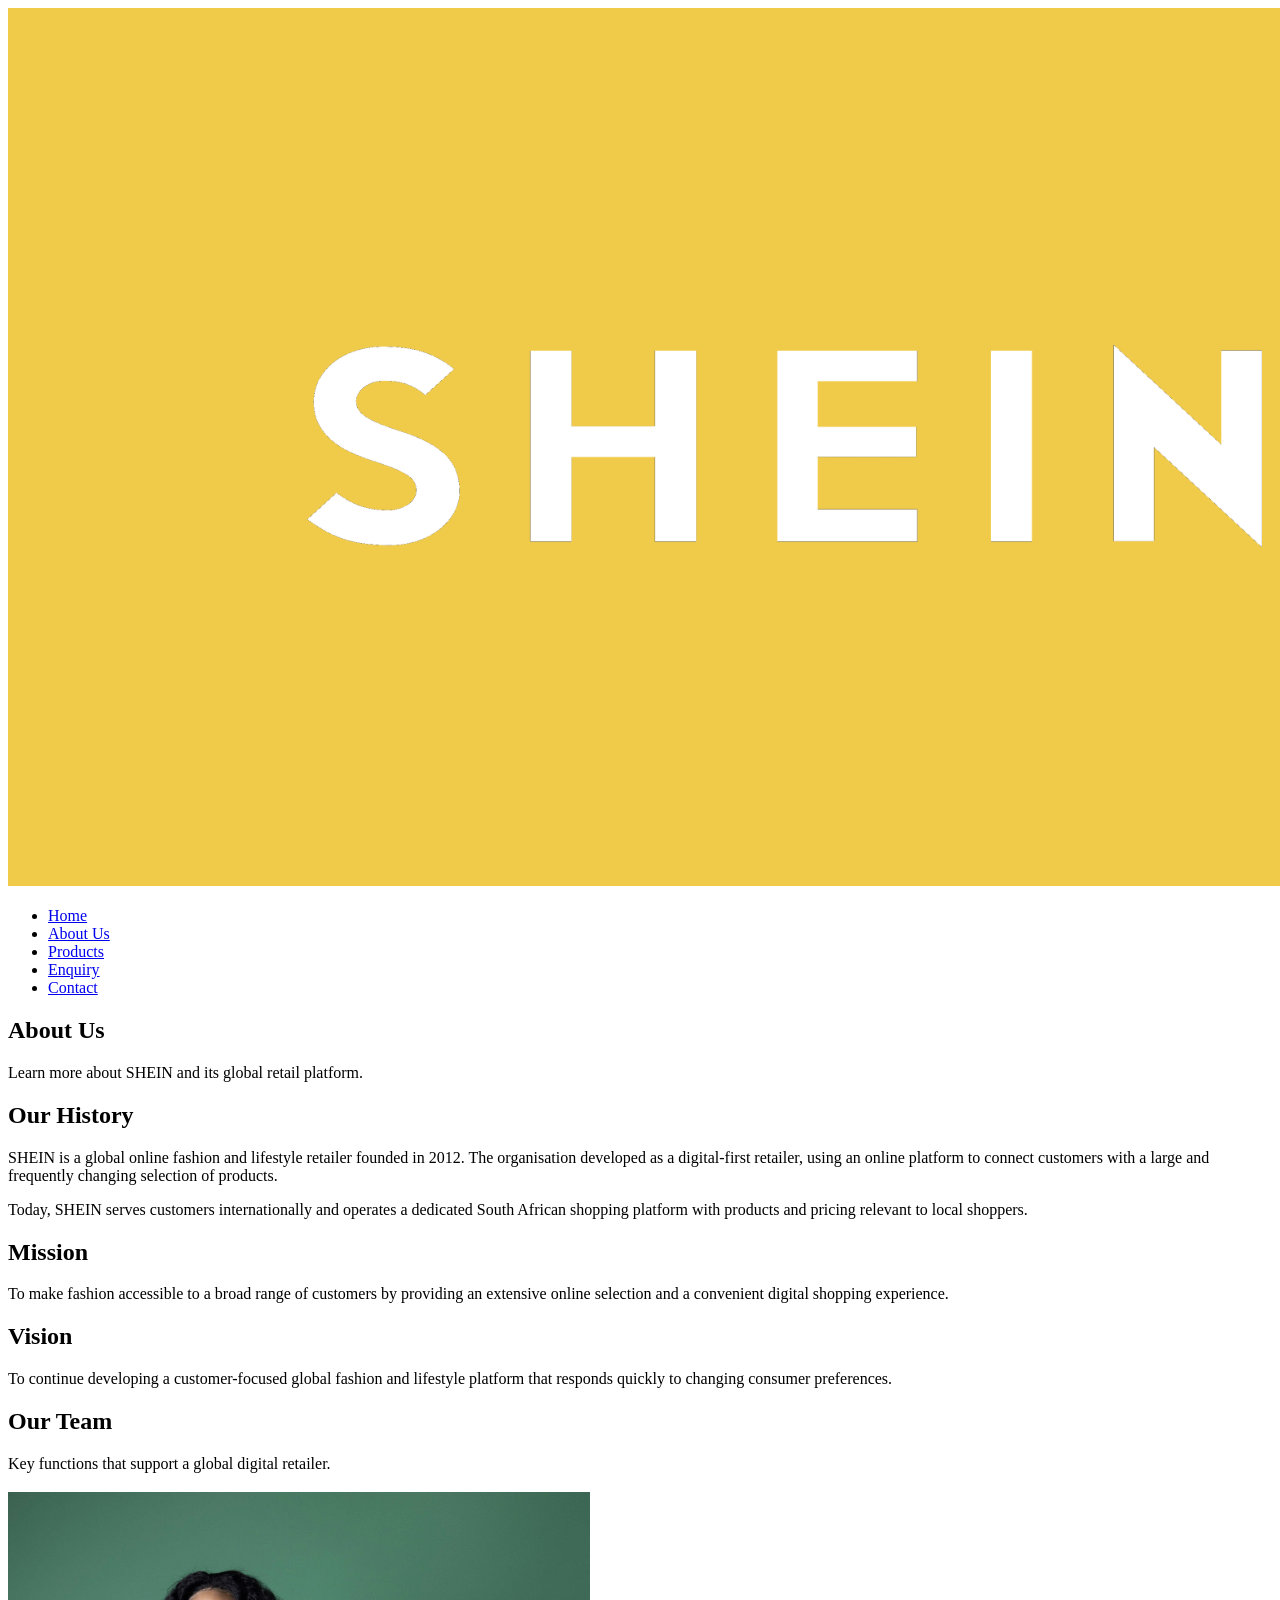
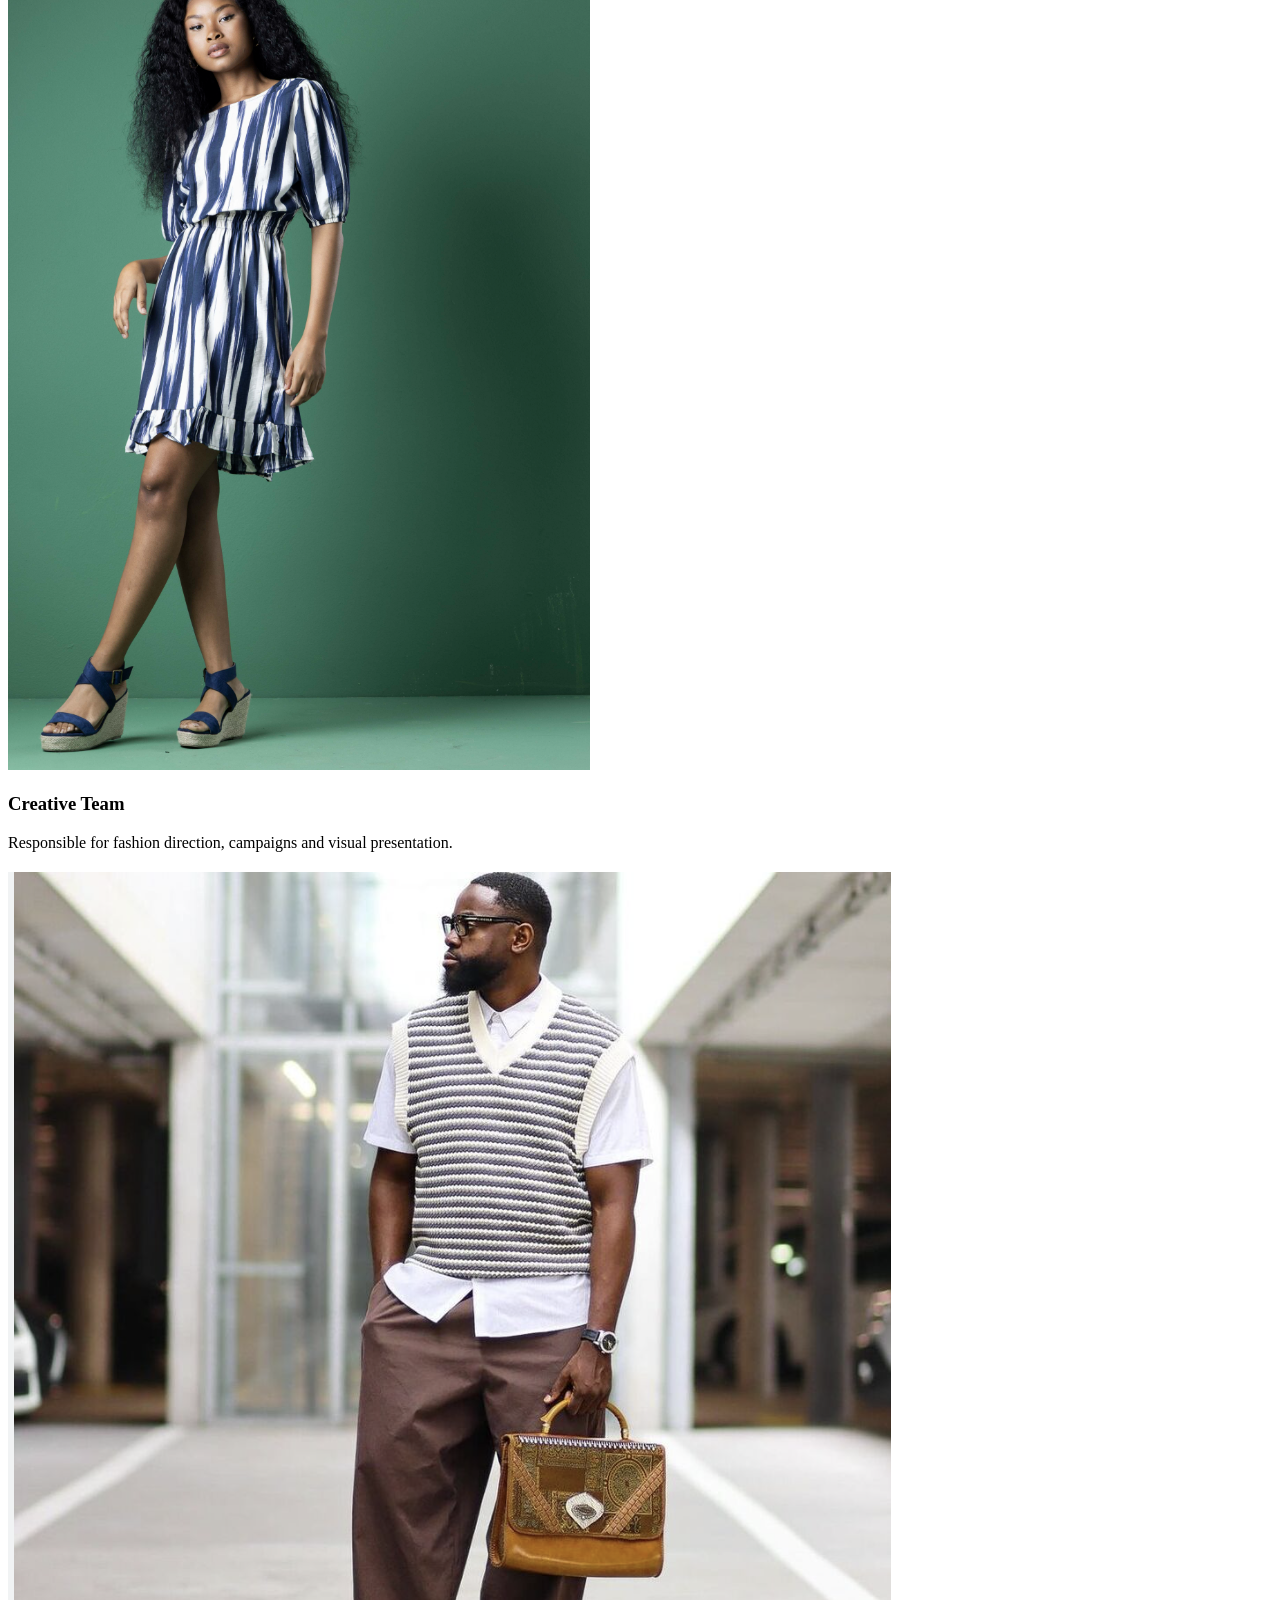
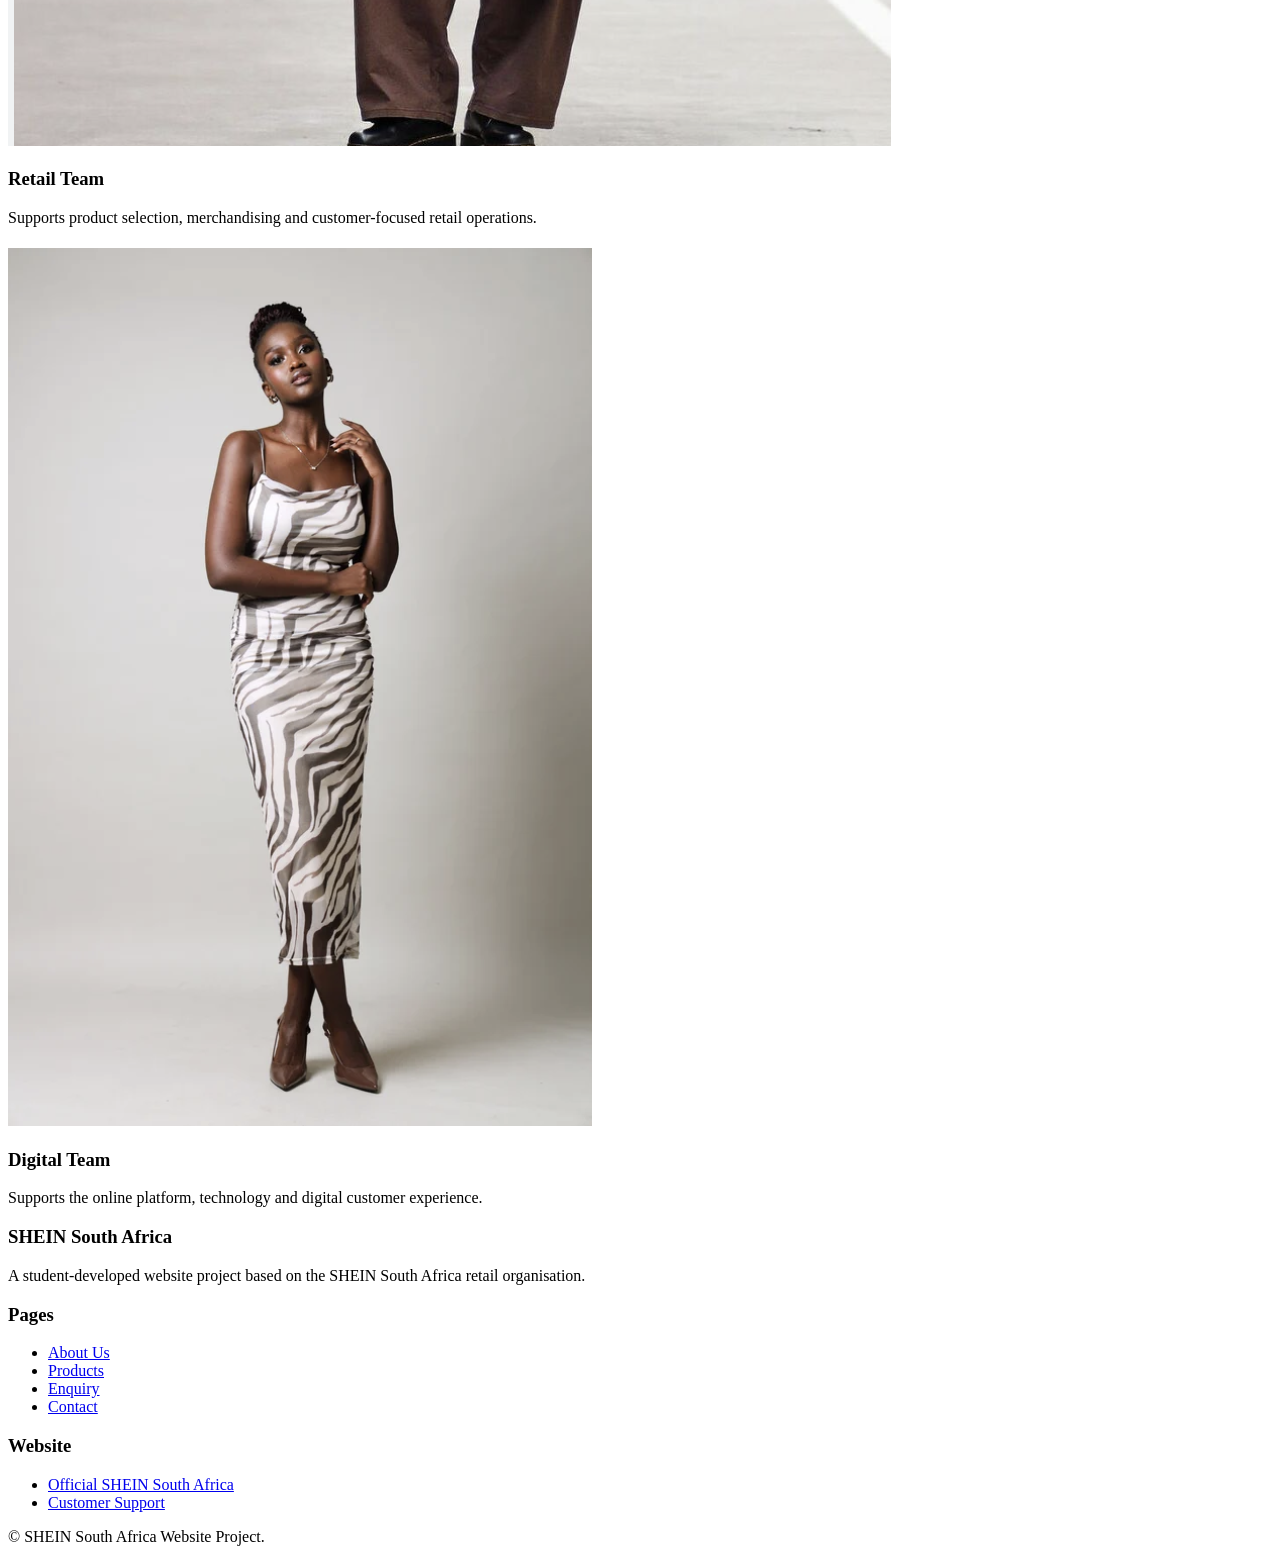
<file: WEDE5020 PartOne HTML structure/about.html>
<!DOCTYPE html>
<html lang="en">
<head>
    <meta charset="UTF-8">
    <meta name="viewport" content="width=device-width, initial-scale=1.0">
    <meta name="description" content="About SHEIN South Africa.">
    <title>SHEIN South Africa | About Us</title>
</head>
<body>

<header>
    <div>
        <a href="index.html" aria-label="SHEIN South Africa home">
            <img src="images/branding/shein-logo.png" alt="SHEIN logo">
        </a>
        <nav aria-label="Main navigation">
            <ul>
                <li><a href="index.html" class="">Home</a></li>
                <li><a href="about.html">About Us</a></li>
                <li><a href="products.html" class="">Products</a></li>
                <li><a href="enquiry.html" class="">Enquiry</a></li>
                <li><a href="contact.html" class="">Contact</a></li>
            </ul>
        </nav>
    </div>
</header>

<main>
    <section>
        <div>
            <h1>About Us</h1>
            <p>Learn more about SHEIN and its global retail platform.</p>
        </div>
    </section>

    <section>
        <div class="container split">
            <div>
                <h2>Our History</h2>
                <p>SHEIN is a global online fashion and lifestyle retailer founded in 2012. The organisation developed as a digital-first retailer, using an online platform to connect customers with a large and frequently changing selection of products.</p>
                <p>Today, SHEIN serves customers internationally and operates a dedicated South African shopping platform with products and pricing relevant to local shoppers.</p>

    </section>

    <section class="section section-light">
        <div class="container split">
            <div>
                <h2>Mission</h2>
                <p>To make fashion accessible to a broad range of customers by providing an extensive online selection and a convenient digital shopping experience.</p>
            </div>
            <div>
                <h2>Vision</h2>
                <p>To continue developing a customer-focused global fashion and lifestyle platform that responds quickly to changing consumer preferences.</p>
            </div>
        </div>
    </section>

    <section>
        <div>
            <div>
                <h2>Our Team</h2>
                <p>Key functions that support a global digital retailer.</p>
            </div>
            <div>
                <article>
                    <img src="images/products/women3.png" alt="Fashion team member">
                    <h3>Creative Team</h3>
                    <p>Responsible for fashion direction, campaigns and visual presentation.</p>
                </article>
                <article>
                    <img src="images/products/mens2.png" alt="Retail team member">
                    <h3>Retail Team</h3>
                    <p>Supports product selection, merchandising and customer-focused retail operations.</p>
                </article>
                <article>
                    <img src="images/products/women4.png" alt="Digital team member">
                    <h3>Digital Team</h3>
                    <p>Supports the online platform, technology and digital customer experience.</p>
                </article>
            </div>
        </div>
    </section>
</main>

<footer>
    <div>
        <div>
            <div>
                <h3>SHEIN South Africa</h3>
                <p>A student-developed website project based on the SHEIN South Africa retail organisation.</p>
            </div>
            <div>
                <h3>Pages</h3>
                <ul>
                    <li><a href="about.html">About Us</a></li>
                    <li><a href="products.html">Products</a></li>
                    <li><a href="enquiry.html">Enquiry</a></li>
                    <li><a href="contact.html">Contact</a></li>
                </ul>
            </div>
            <div>
                <h3>Website</h3>
                <ul>
                    <li><a href="https://m.shein.com/za/" target="_blank" rel="noopener">Official SHEIN South Africa</a></li>
                    <li><a href="contact.html">Customer Support</a></li>
                </ul>
            </div>
        </div>
        <p>&copy; <span></span> SHEIN South Africa Website Project.</p>
    </div>
</footer>


</body>
</html>
</file>
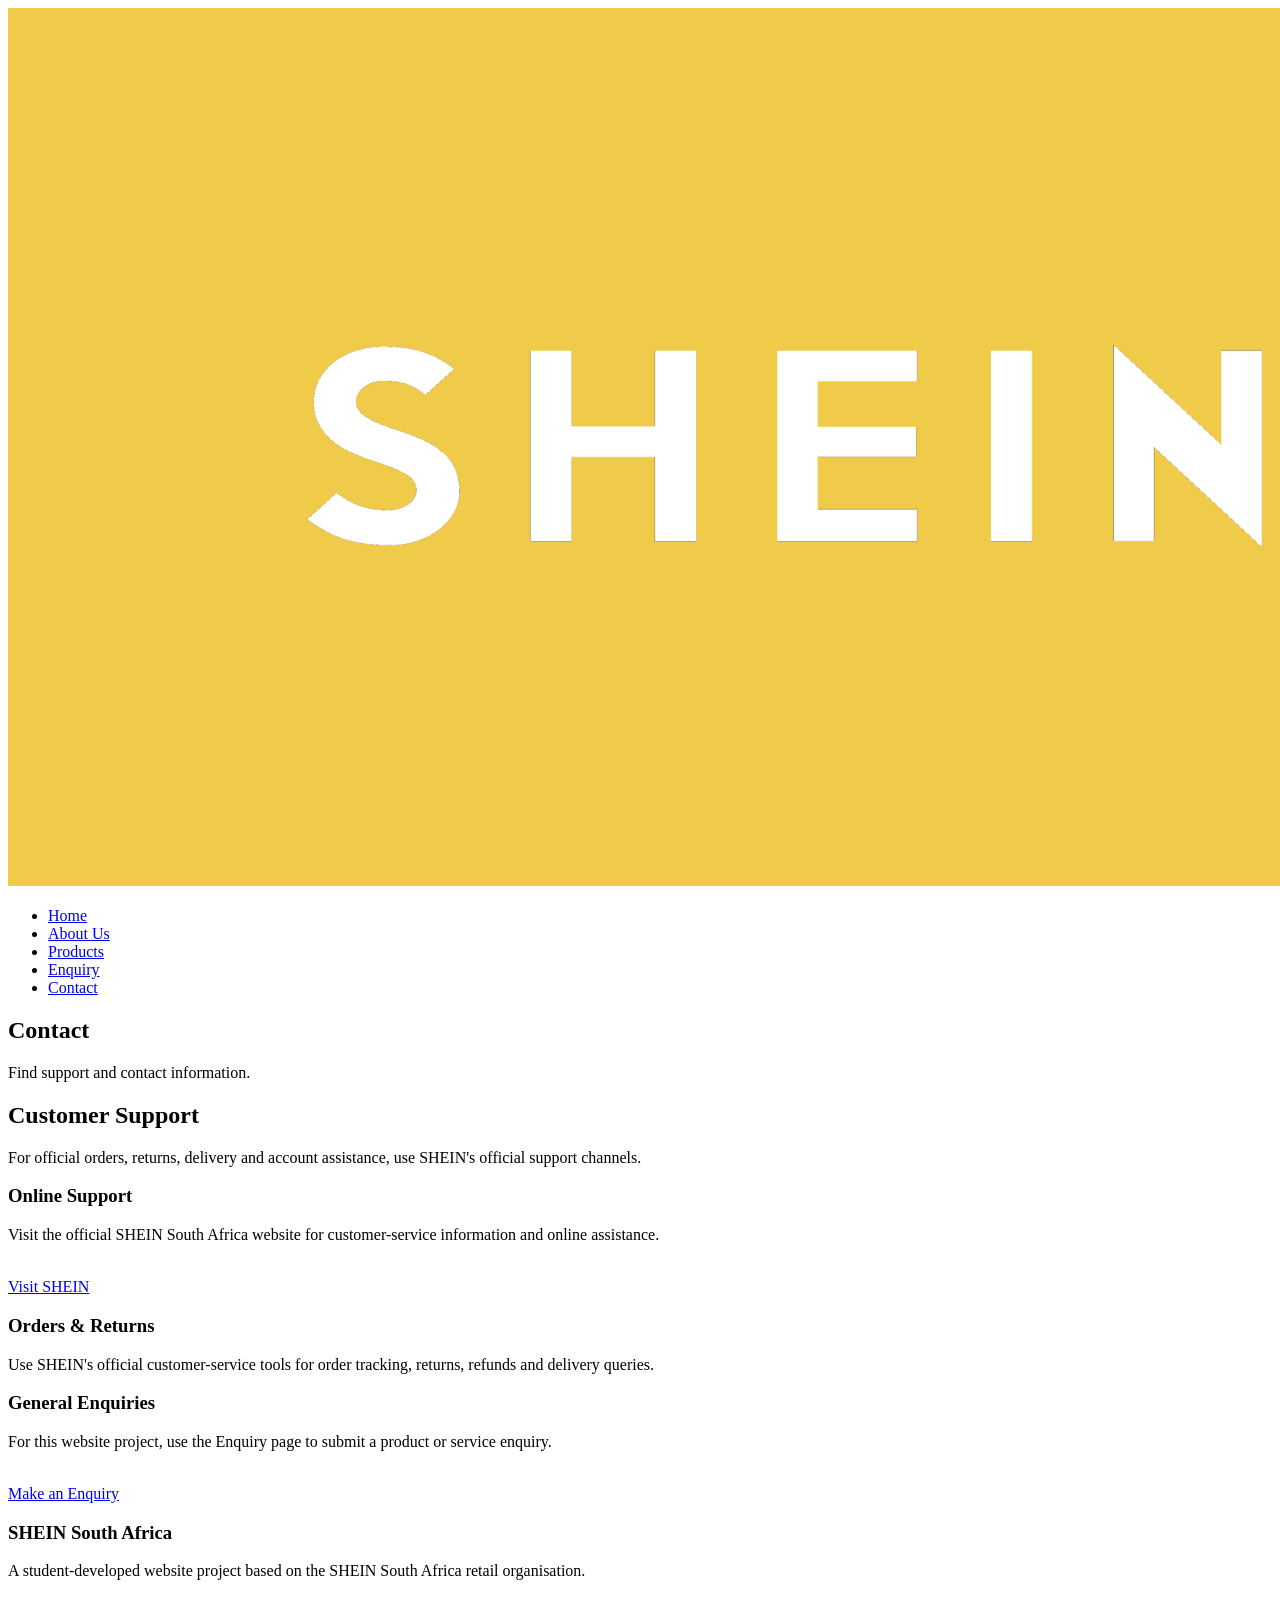
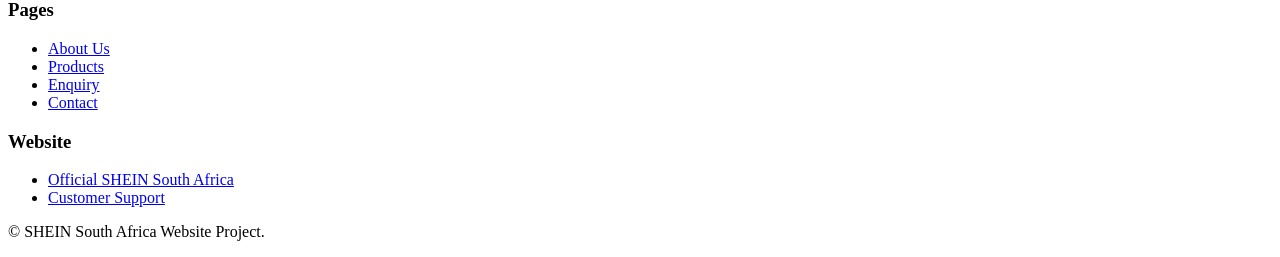
<file: WEDE5020 PartOne HTML structure/contact.html>
<!DOCTYPE html>
<html lang="en">
<head>
    <meta charset="UTF-8">
    <meta name="viewport" content="width=device-width, initial-scale=1.0">
    <meta name="description" content="Contact SHEIN South Africa.">
    <title>SHEIN South Africa | Contact</title>
</head>
<body>

<header>
    <div>
        <a href="index.html" aria-label="SHEIN South Africa home">
            <img src="images/branding/shein-logo.png" alt="SHEIN logo">
        </a>
        <nav aria-label="Main navigation">
            <ul>
                <li><a href="index.html" class="">Home</a></li>
                <li><a href="about.html" class="">About Us</a></li>
                <li><a href="products.html" class="">Products</a></li>
                <li><a href="enquiry.html" class="">Enquiry</a></li>
                <li><a href="contact.html">Contact</a></li>
            </ul>
        </nav>
    </div>
</header>

<main>
    <section>
        <div>
            <h1>Contact</h1>
            <p>Find support and contact information.</p>
        </div>
    </section>

    <section>
        <div>
            <div>
                <h2>Customer Support</h2>
                <p>For official orders, returns, delivery and account assistance, use SHEIN's official support channels.</p>
            </div>

            <div>
                <article>
                    <div>
                        <h3>Online Support</h3>
                        <p>Visit the official SHEIN South Africa website for customer-service information and online assistance.</p>
                        <br>
                        <a href="https://m.shein.com/za/" target="_blank" rel="noopener">Visit SHEIN</a>
                    </div>
                </article>

                <article>
                    <div>
                        <h3>Orders & Returns</h3>
                        <p>Use SHEIN's official customer-service tools for order tracking, returns, refunds and delivery queries.</p>
                    </div>
                </article>

                <article>
                    <div>
                        <h3>General Enquiries</h3>
                        <p>For this website project, use the Enquiry page to submit a product or service enquiry.</p>
                        <br>
                        <a href="enquiry.html">Make an Enquiry</a>
                    </div>
                </article>
            </div>
        </div>
    </section>
</main>

<footer>
    <div>
        <div>
            <div>
                <h3>SHEIN South Africa</h3>
                <p>A student-developed website project based on the SHEIN South Africa retail organisation.</p>
            </div>
            <div>
                <h3>Pages</h3>
                <ul>
                    <li><a href="about.html">About Us</a></li>
                    <li><a href="products.html">Products</a></li>
                    <li><a href="enquiry.html">Enquiry</a></li>
                    <li><a href="contact.html">Contact</a></li>
                </ul>
            </div>
            <div>
                <h3>Website</h3>
                <ul>
                    <li><a href="https://m.shein.com/za/" target="_blank" rel="noopener">Official SHEIN South Africa</a></li>
                    <li><a href="contact.html">Customer Support</a></li>
                </ul>
            </div>
        </div>
        <p>&copy; <span></span> SHEIN South Africa Website Project.</p>
    </div>
</footer>


</body>
</html>
</file>
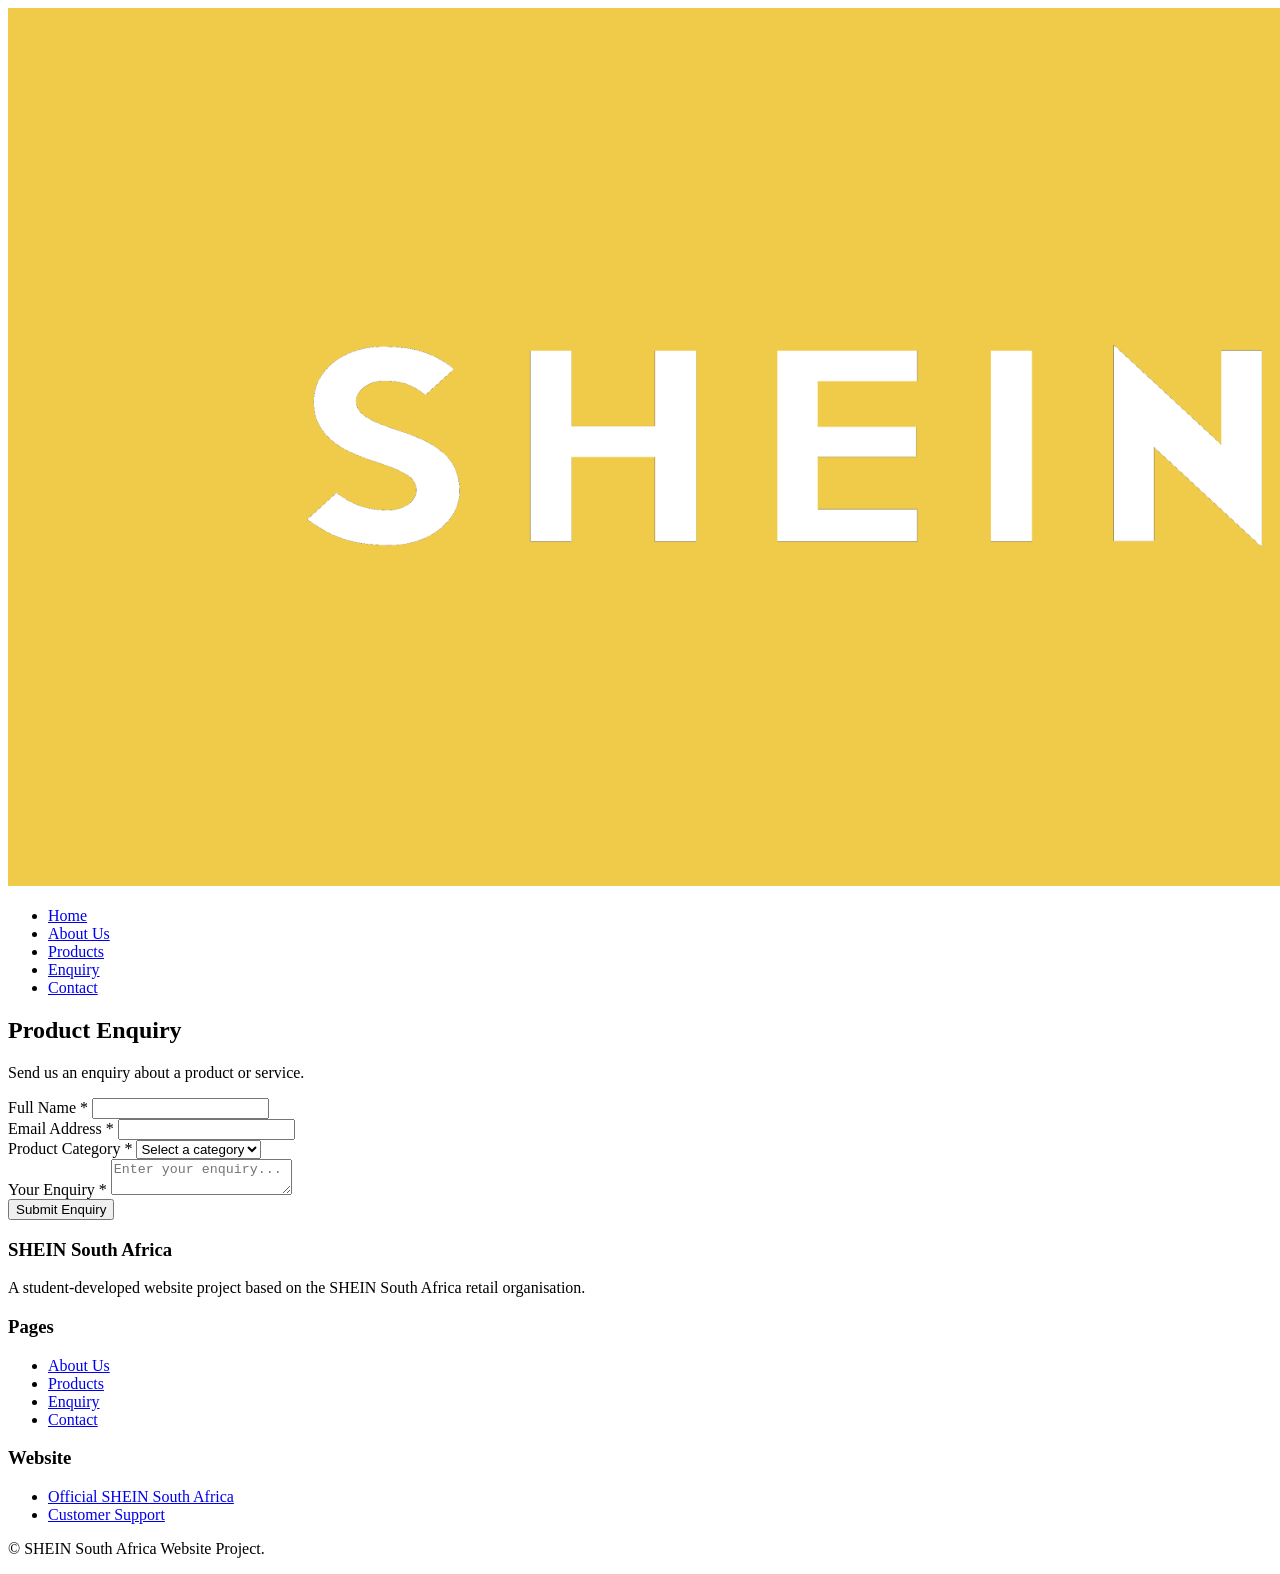
<file: WEDE5020 PartOne HTML structure/enquiry.html>
<!DOCTYPE html>
<html lang="en">
<head>
    <meta charset="UTF-8">
    <meta name="viewport" content="width=device-width, initial-scale=1.0">
    <meta name="description" content="SHEIN South Africa product enquiry form.">
    <title>SHEIN South Africa | Enquiry</title>
</head>
<body>

<header>
    <div>
        <a href="index.html" aria-label="SHEIN South Africa home">
            <img src="images/branding/shein-logo.png" alt="SHEIN logo">
        </a>
        <nav aria-label="Main navigation">
            <ul>
                <li><a href="index.html" class="">Home</a></li>
                <li><a href="about.html" class="">About Us</a></li>
                <li><a href="products.html" class="">Products</a></li>
                <li><a href="enquiry.html">Enquiry</a></li>
                <li><a href="contact.html" class="">Contact</a></li>
            </ul>
        </nav>
    </div>
</header>

<main>
    <section>
        <div>
            <h1>Product Enquiry</h1>
            <p>Send us an enquiry about a product or service.</p>
        </div>
    </section>

    <section class="section section-light">
        <div>
            <form>
                <div>
                    <label for="name">Full Name *</label>
                    <input type="text" id="name" name="name" required>
                </div>

                <div>
                    <label for="email">Email Address *</label>
                    <input type="email" id="email" name="email" required>
                </div>

                <div>
                    <label for="category">Product Category *</label>
                    <select id="category" name="category" required>
                        <option value="">Select a category</option>
                        <option value="women">Women</option>
                        <option value="men">Men</option>
                        <option value="kids">Kids</option>
                        <option value="beauty">Beauty</option>
                        <option value="accessories">Accessories</option>
                        <option value="home">Home & Living</option>
                    </select>
                </div>

                <div>
                    <label for="message">Your Enquiry *</label>
                    <textarea id="message" name="message" placeholder="Enter your enquiry..." required></textarea>
                </div>

                <button type="submit">Submit Enquiry</button>
                <p></p>
            </form>
        </div>
    </section>
</main>

<footer>
    <div>
        <div>
            <div>
                <h3>SHEIN South Africa</h3>
                <p>A student-developed website project based on the SHEIN South Africa retail organisation.</p>
            </div>
            <div>
                <h3>Pages</h3>
                <ul>
                    <li><a href="about.html">About Us</a></li>
                    <li><a href="products.html">Products</a></li>
                    <li><a href="enquiry.html">Enquiry</a></li>
                    <li><a href="contact.html">Contact</a></li>
                </ul>
            </div>
            <div>
                <h3>Website</h3>
                <ul>
                    <li><a href="https://m.shein.com/za/" target="_blank" rel="noopener">Official SHEIN South Africa</a></li>
                    <li><a href="contact.html">Customer Support</a></li>
                </ul>
            </div>
        </div>
        <p>&copy; <span></span> SHEIN South Africa Website Project.</p>
    </div>
</footer>


</body>
</html>
</file>
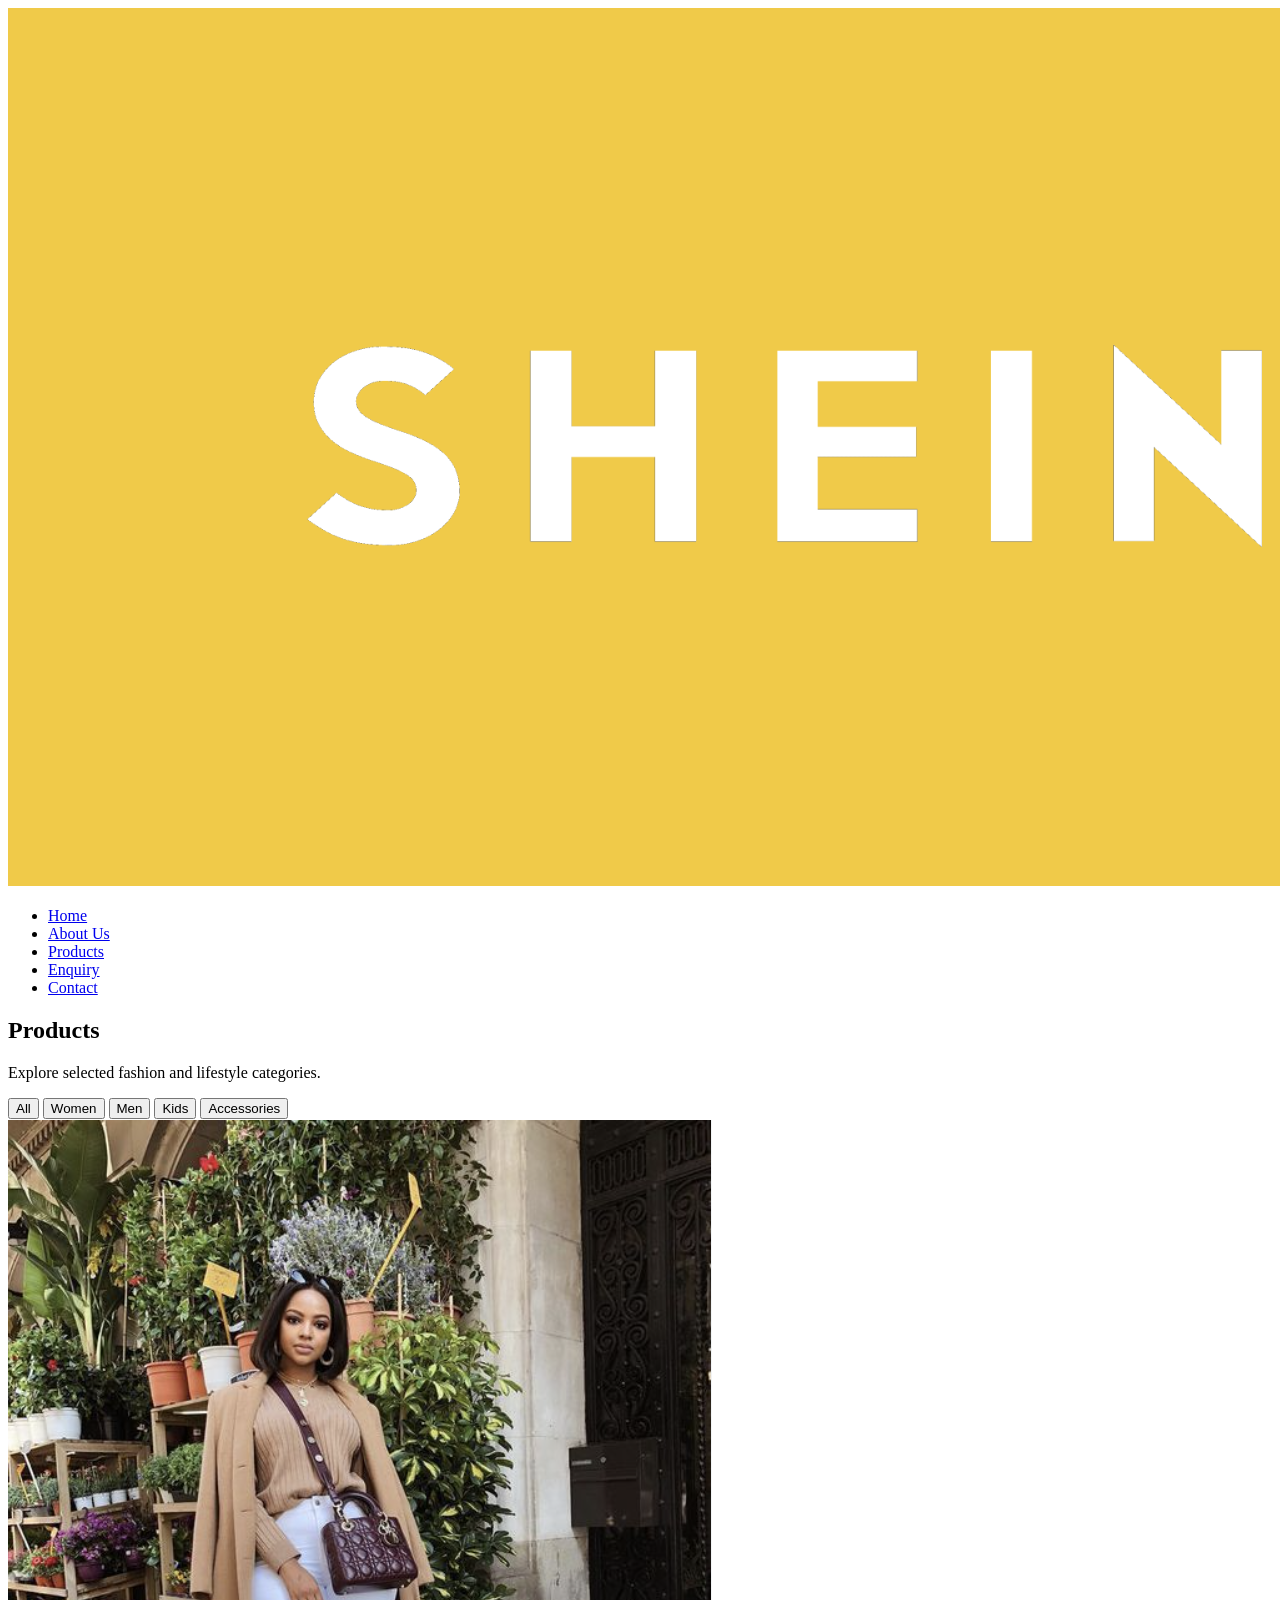
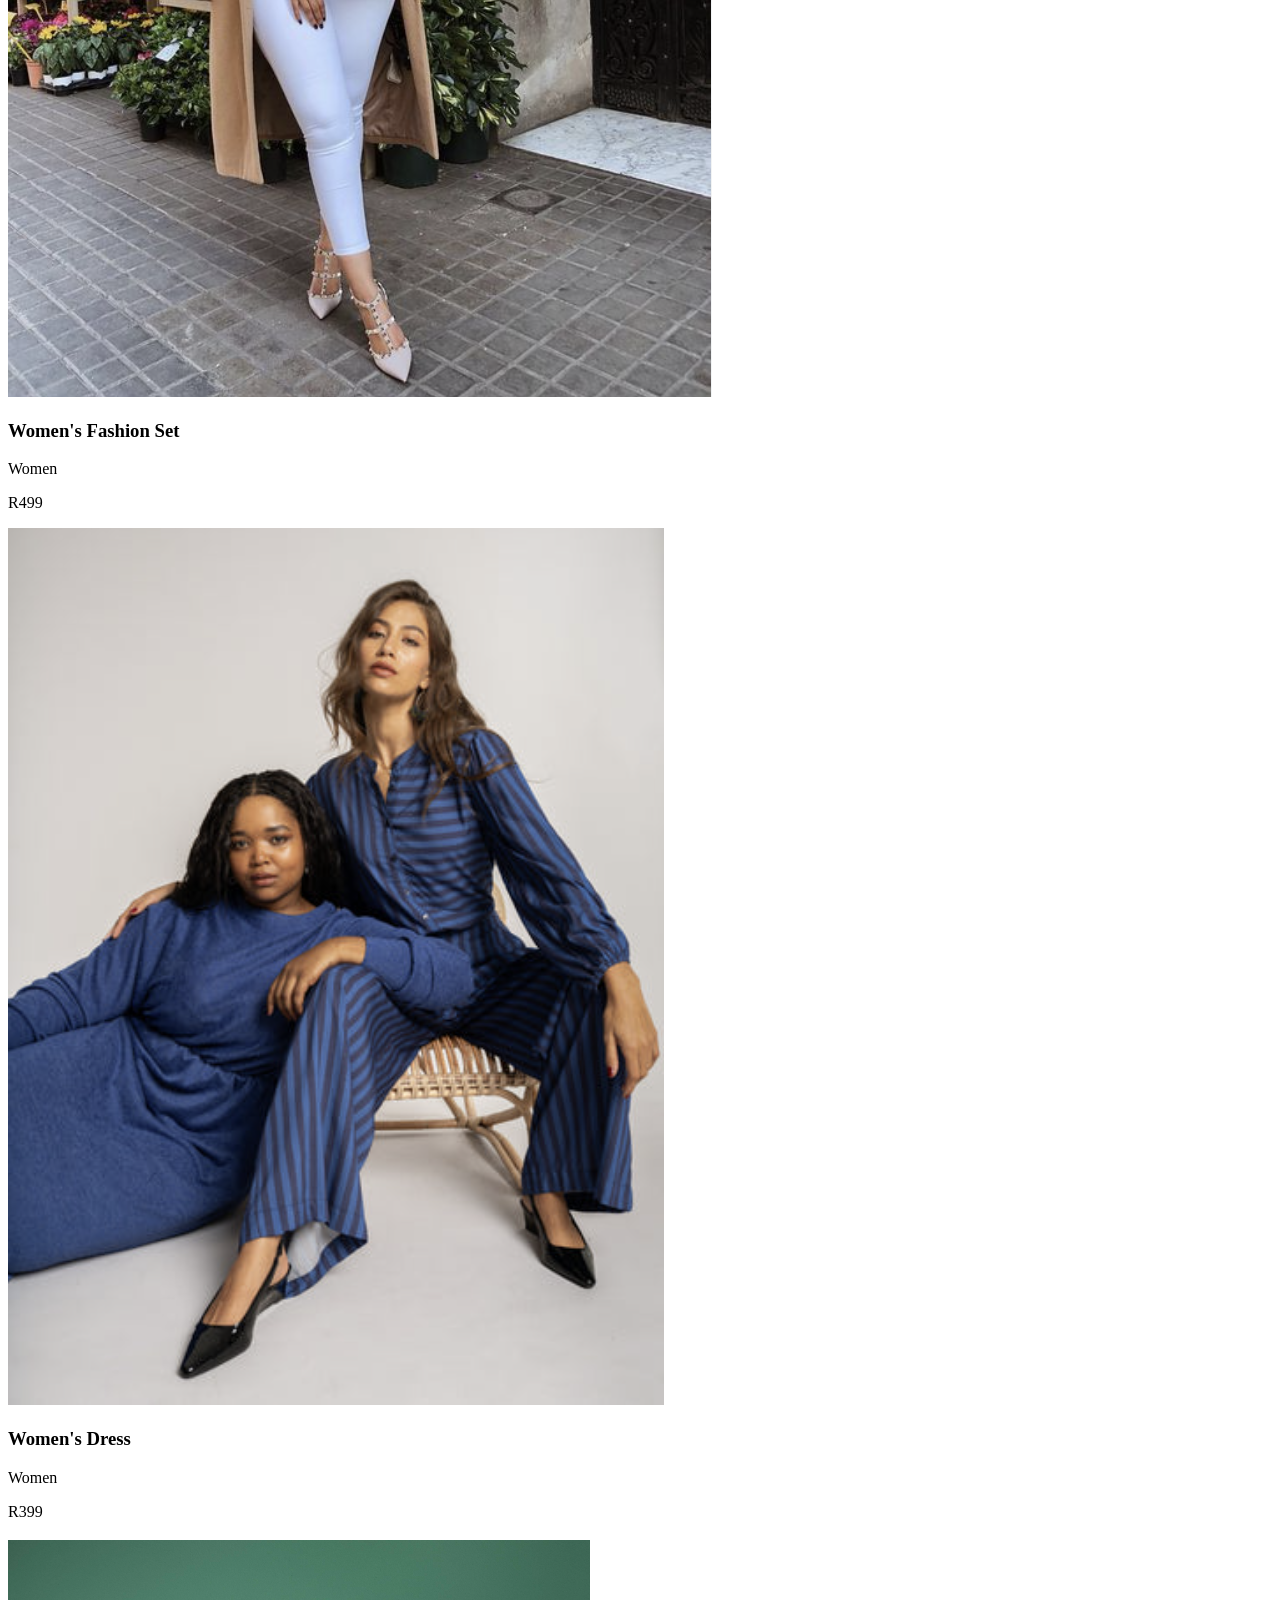
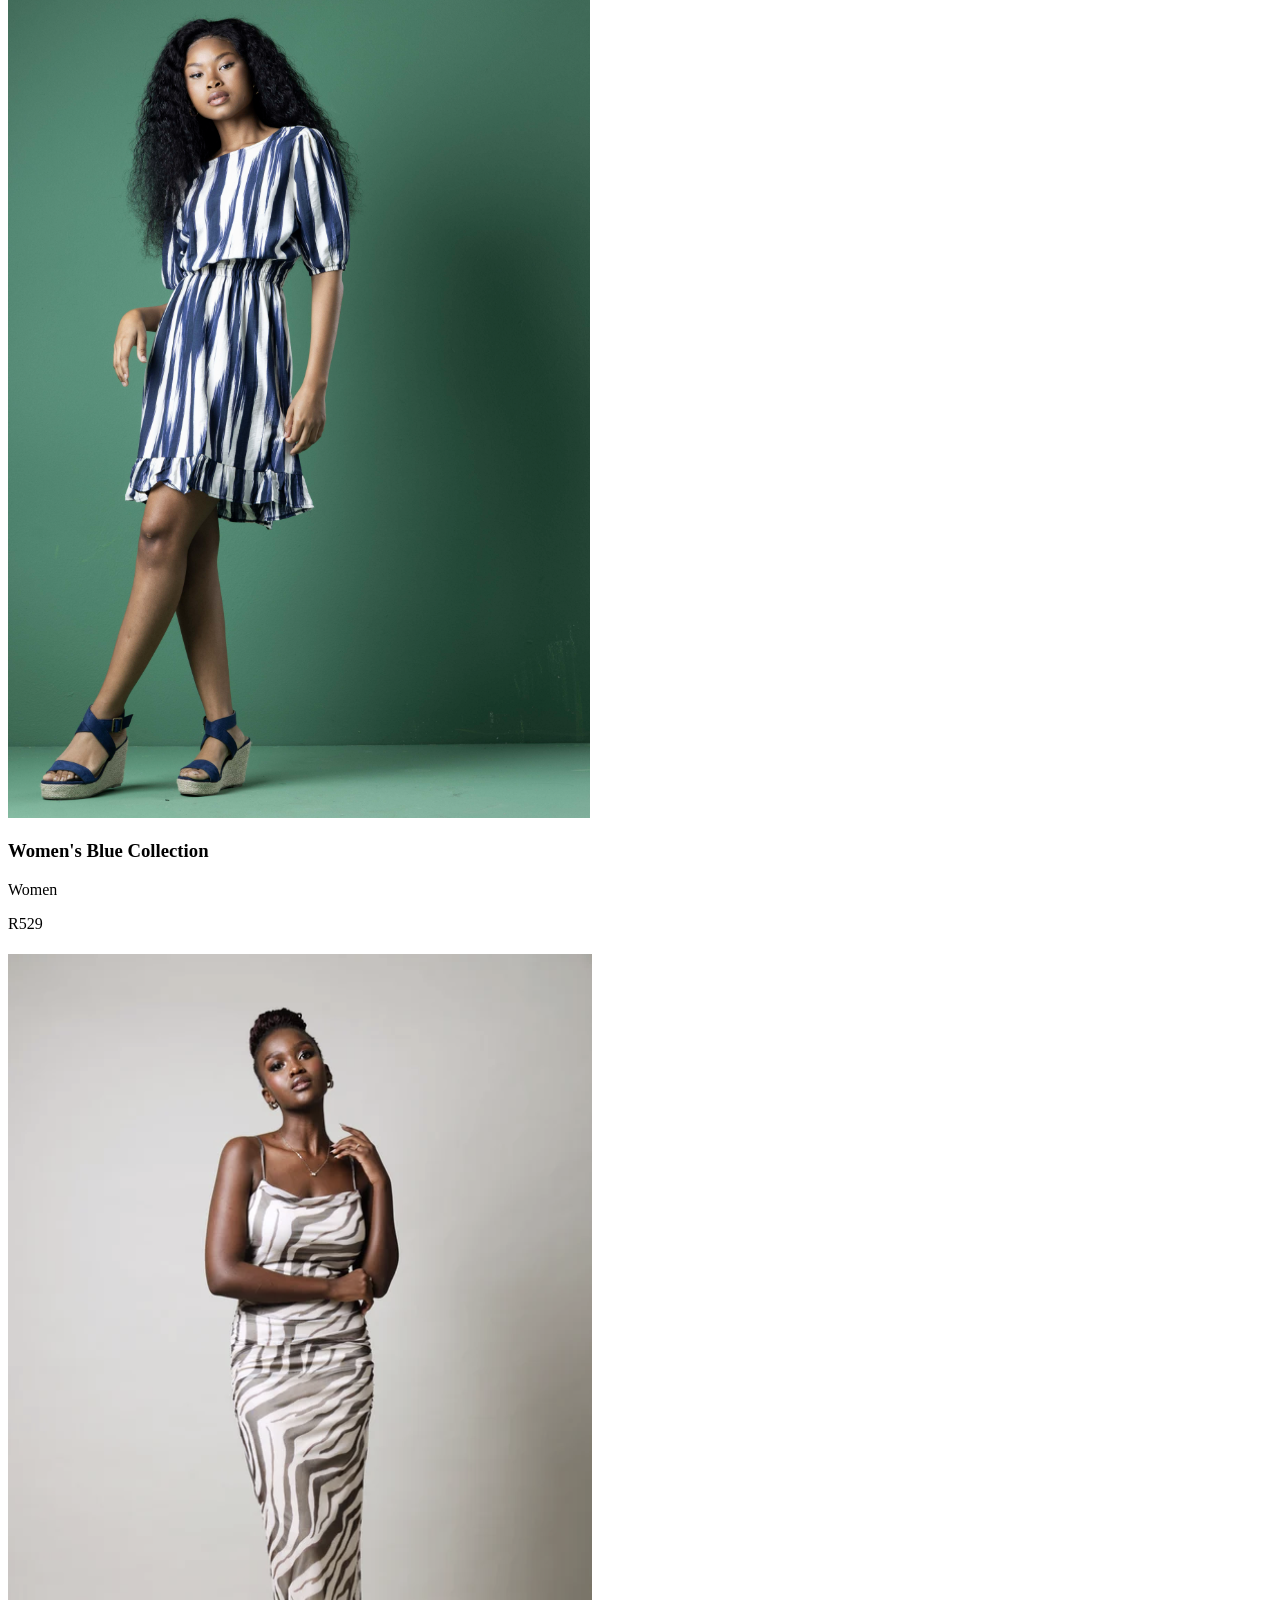
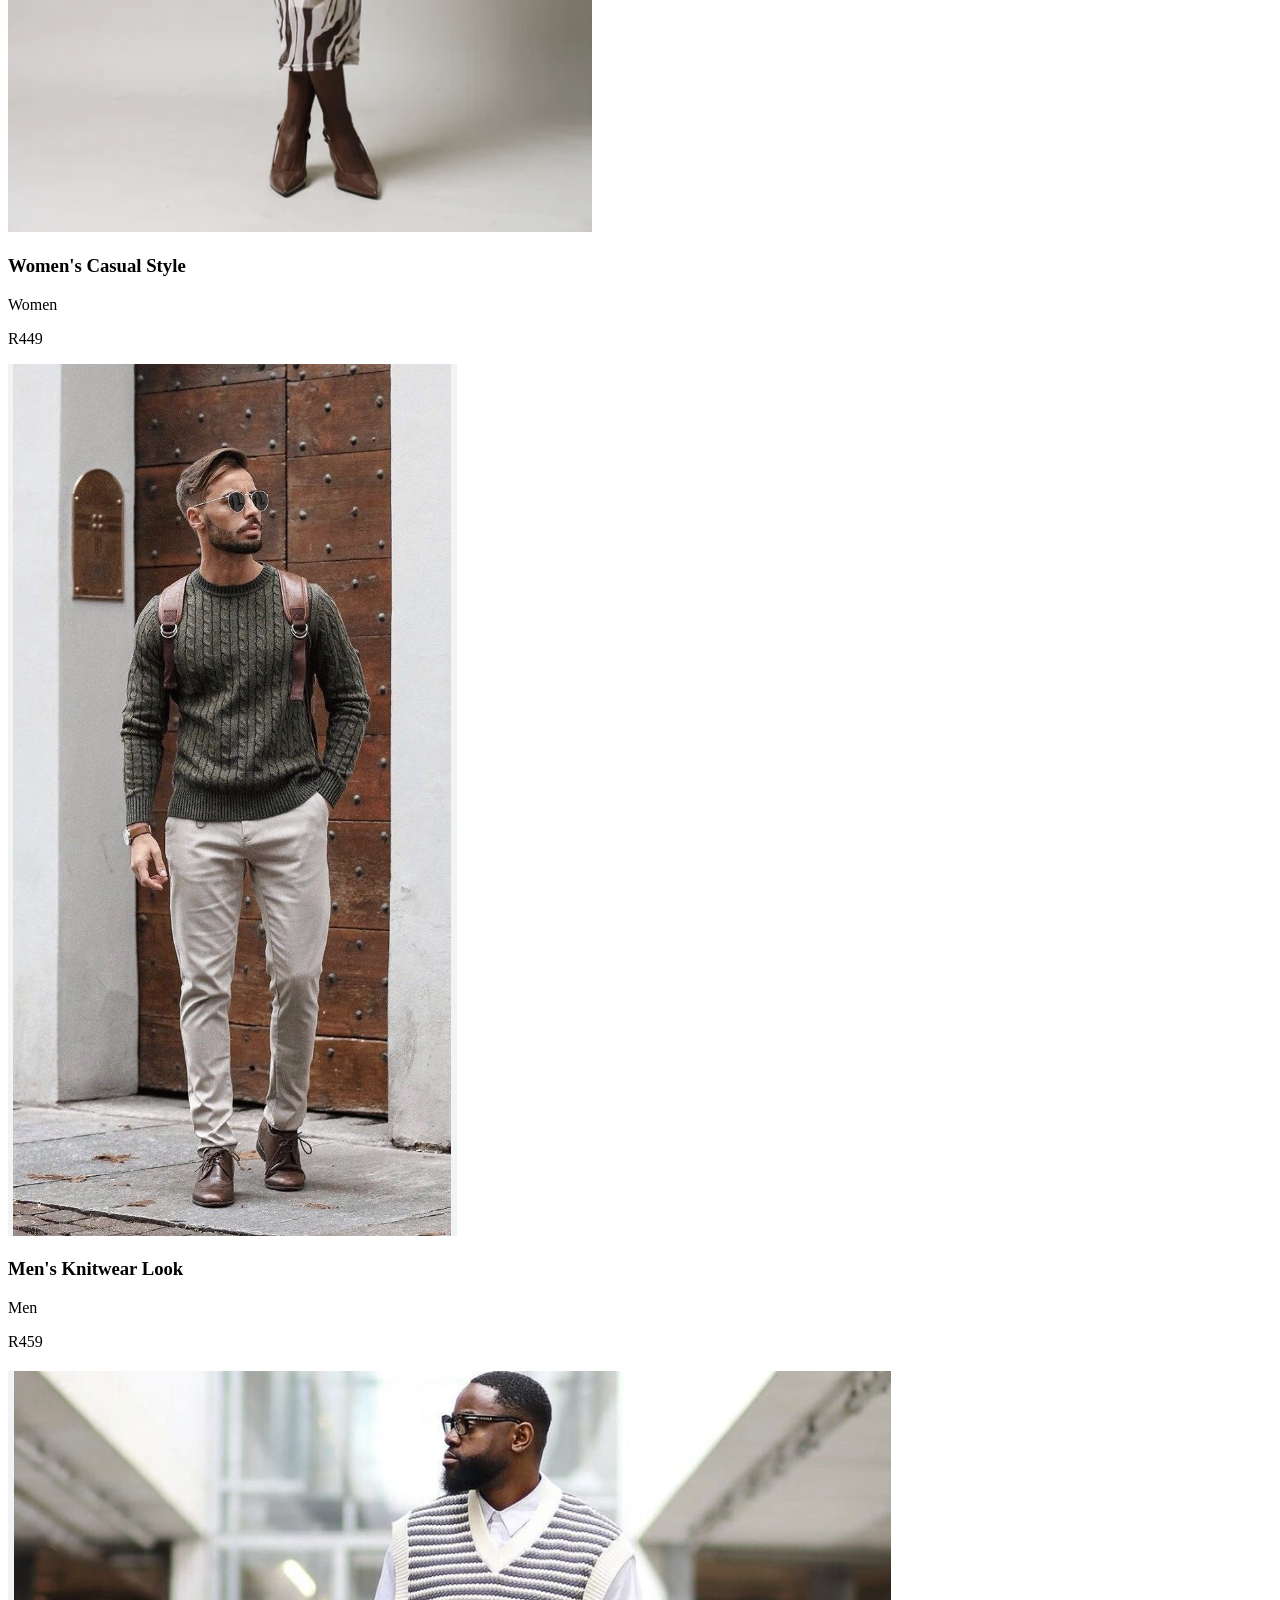
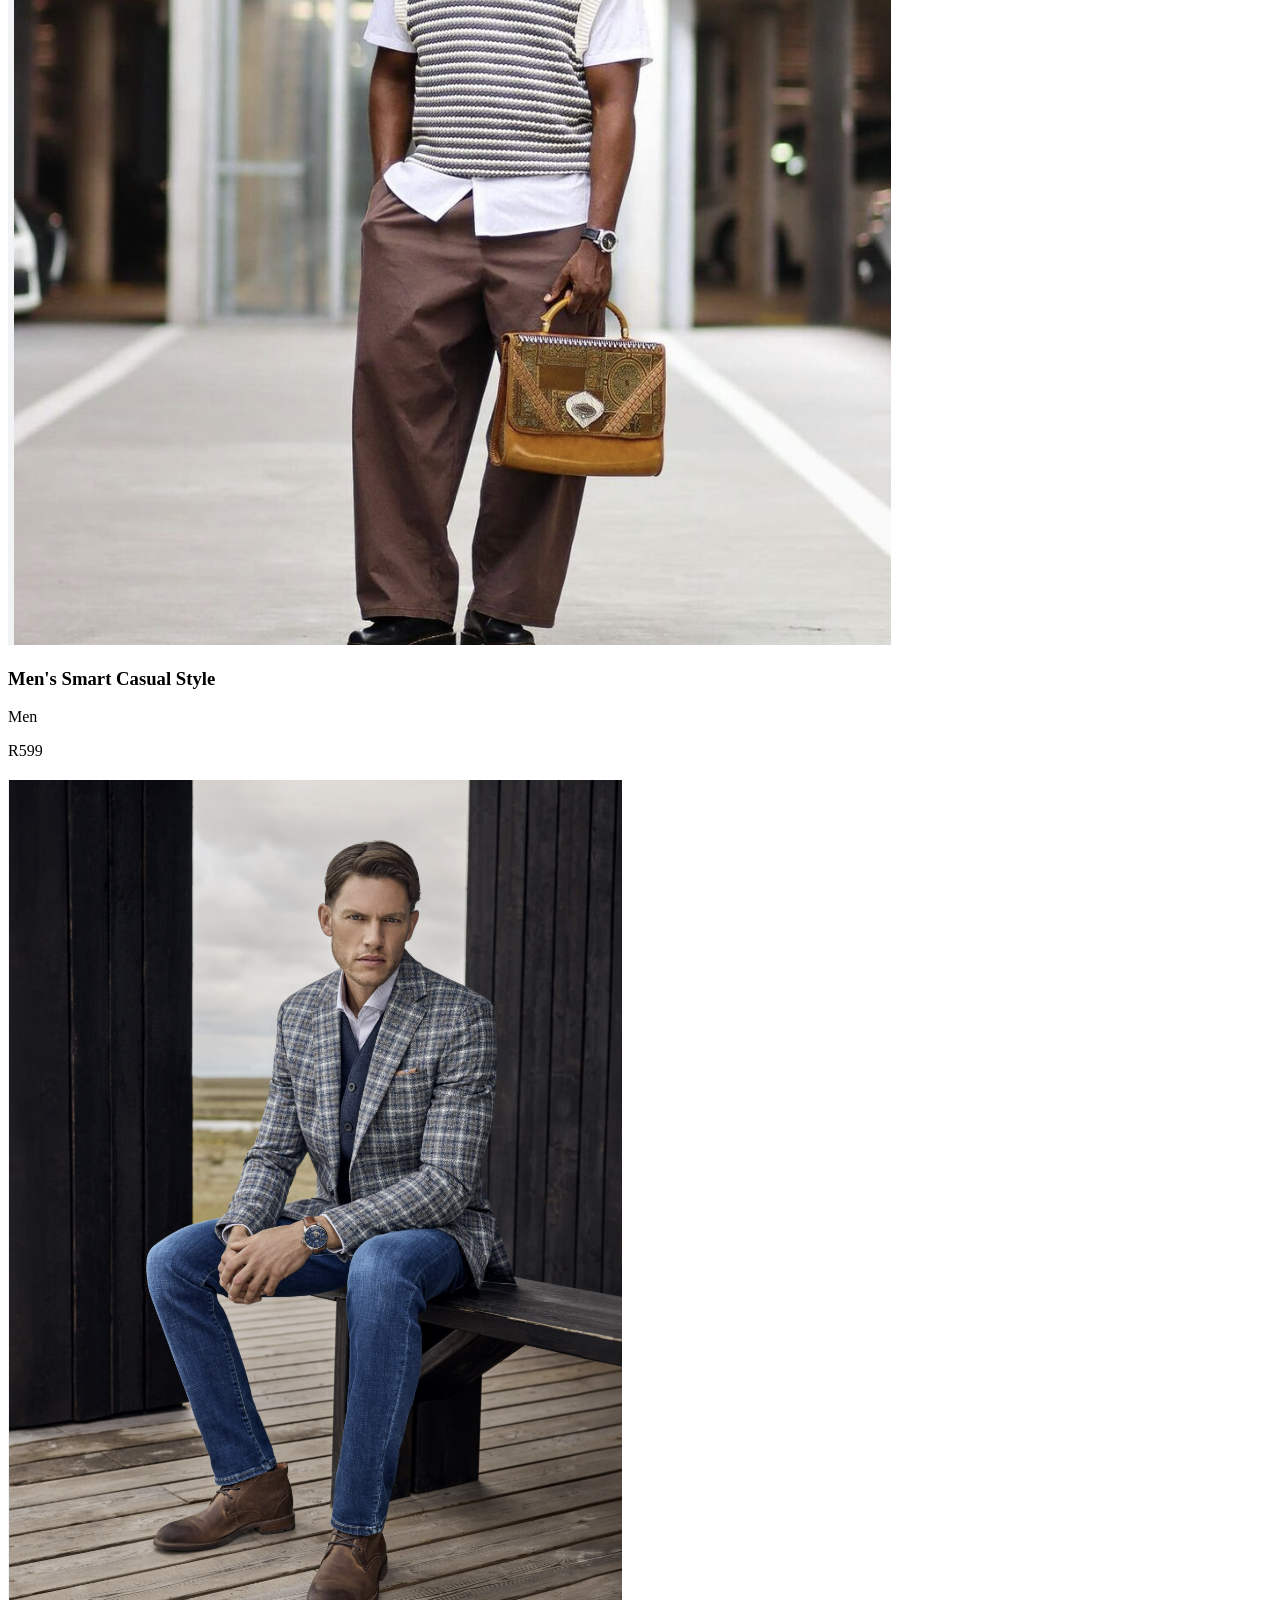
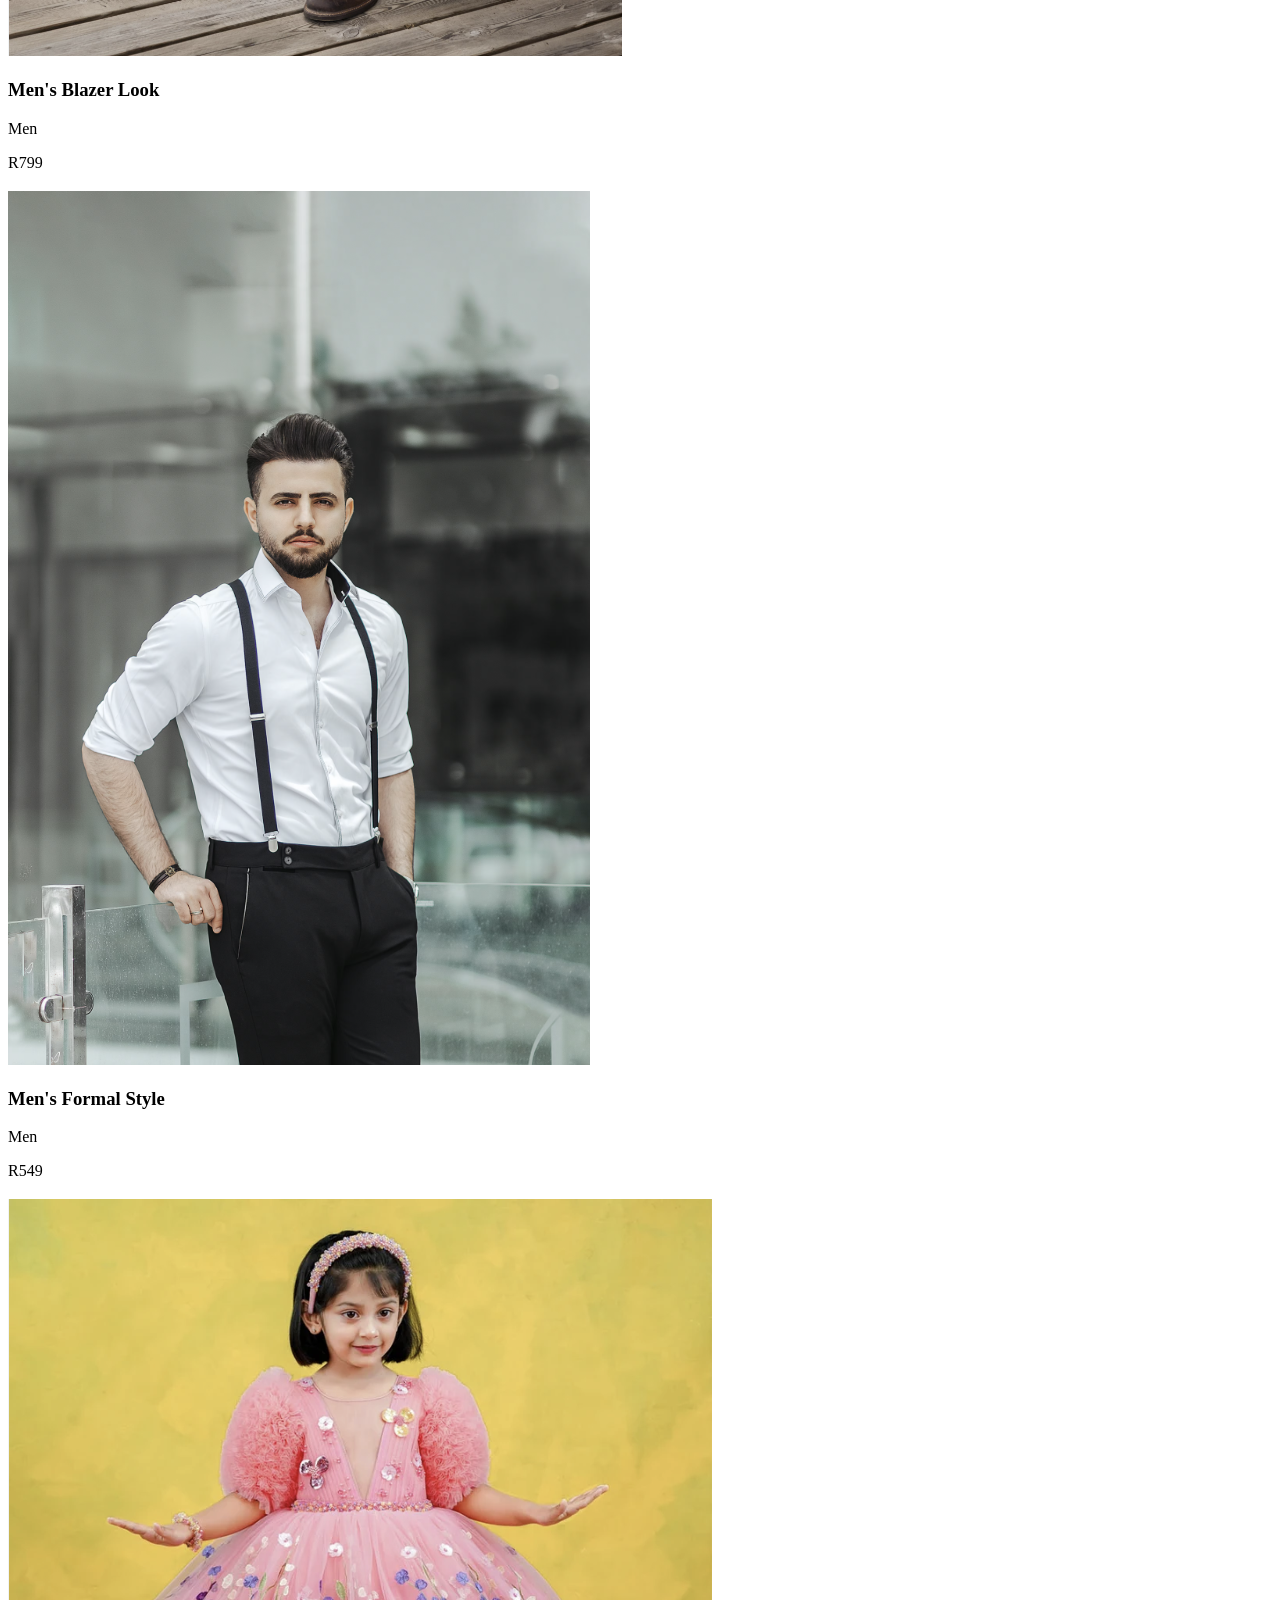
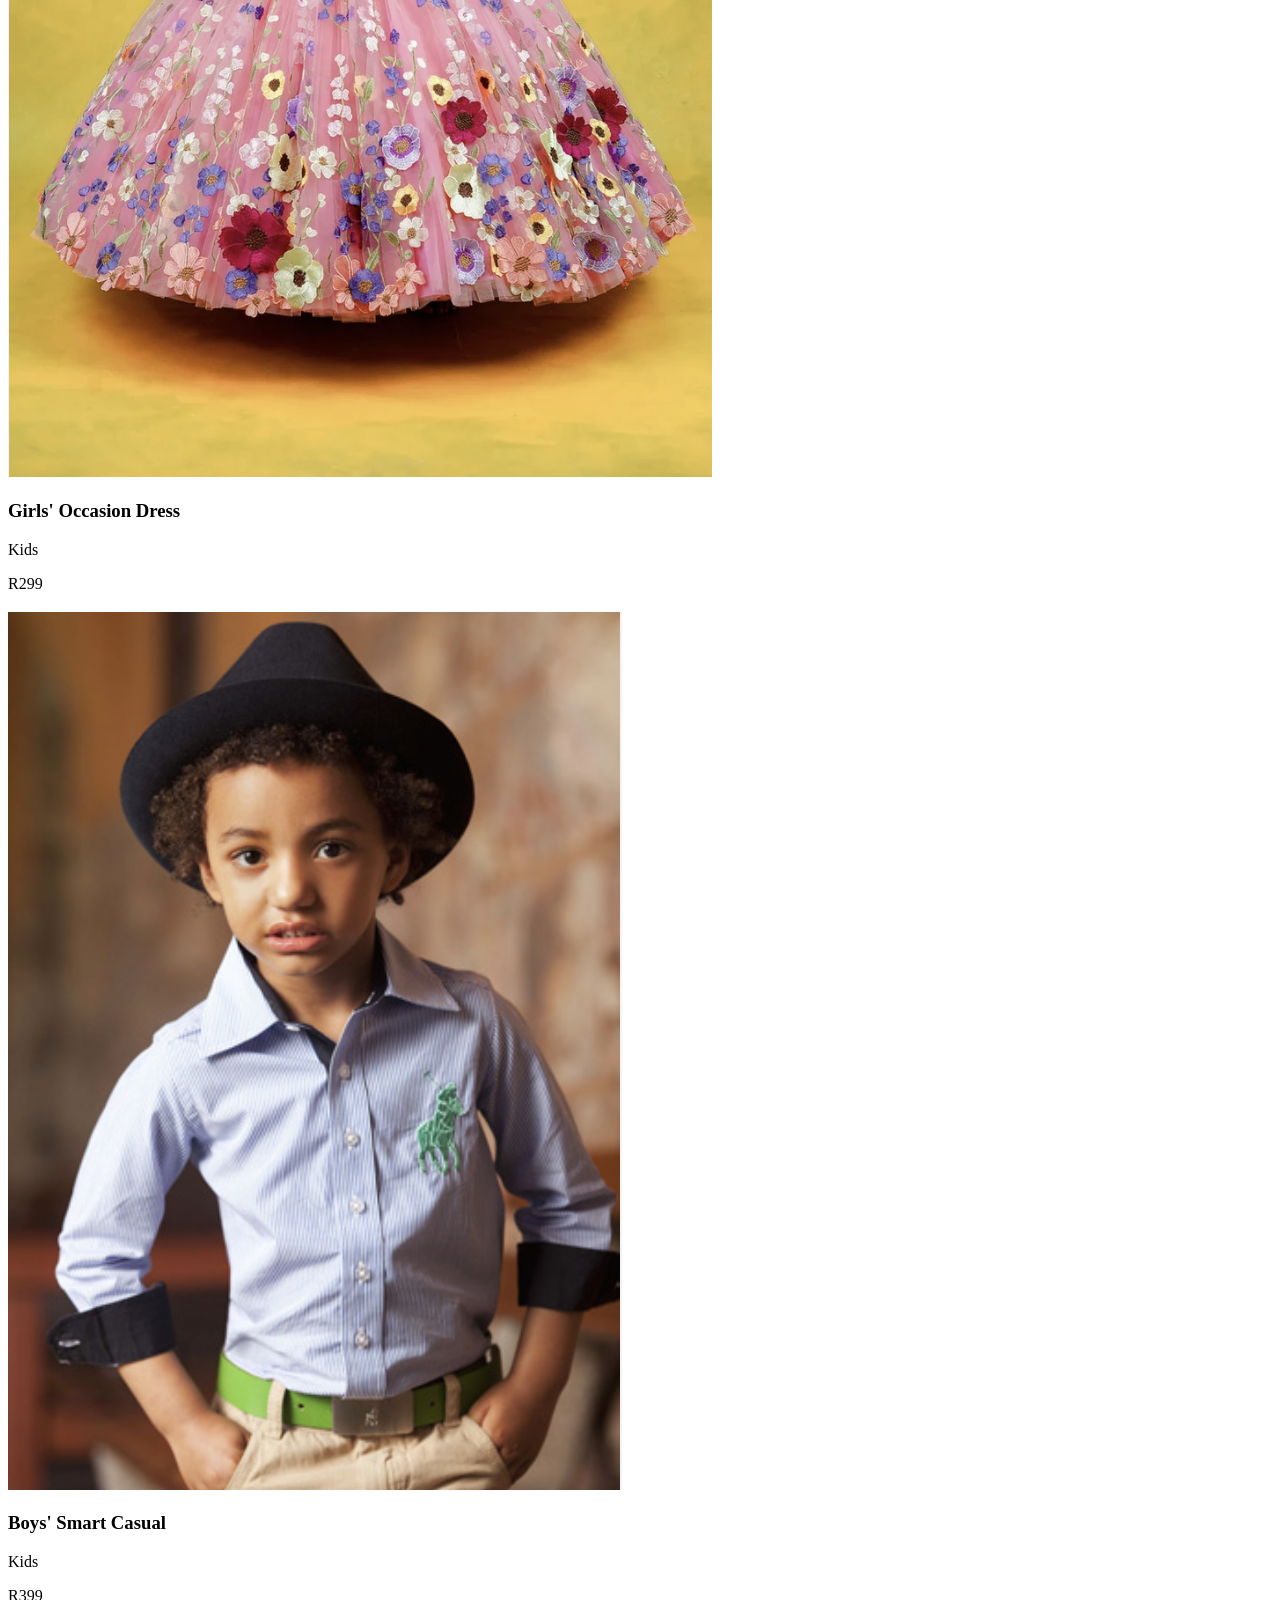
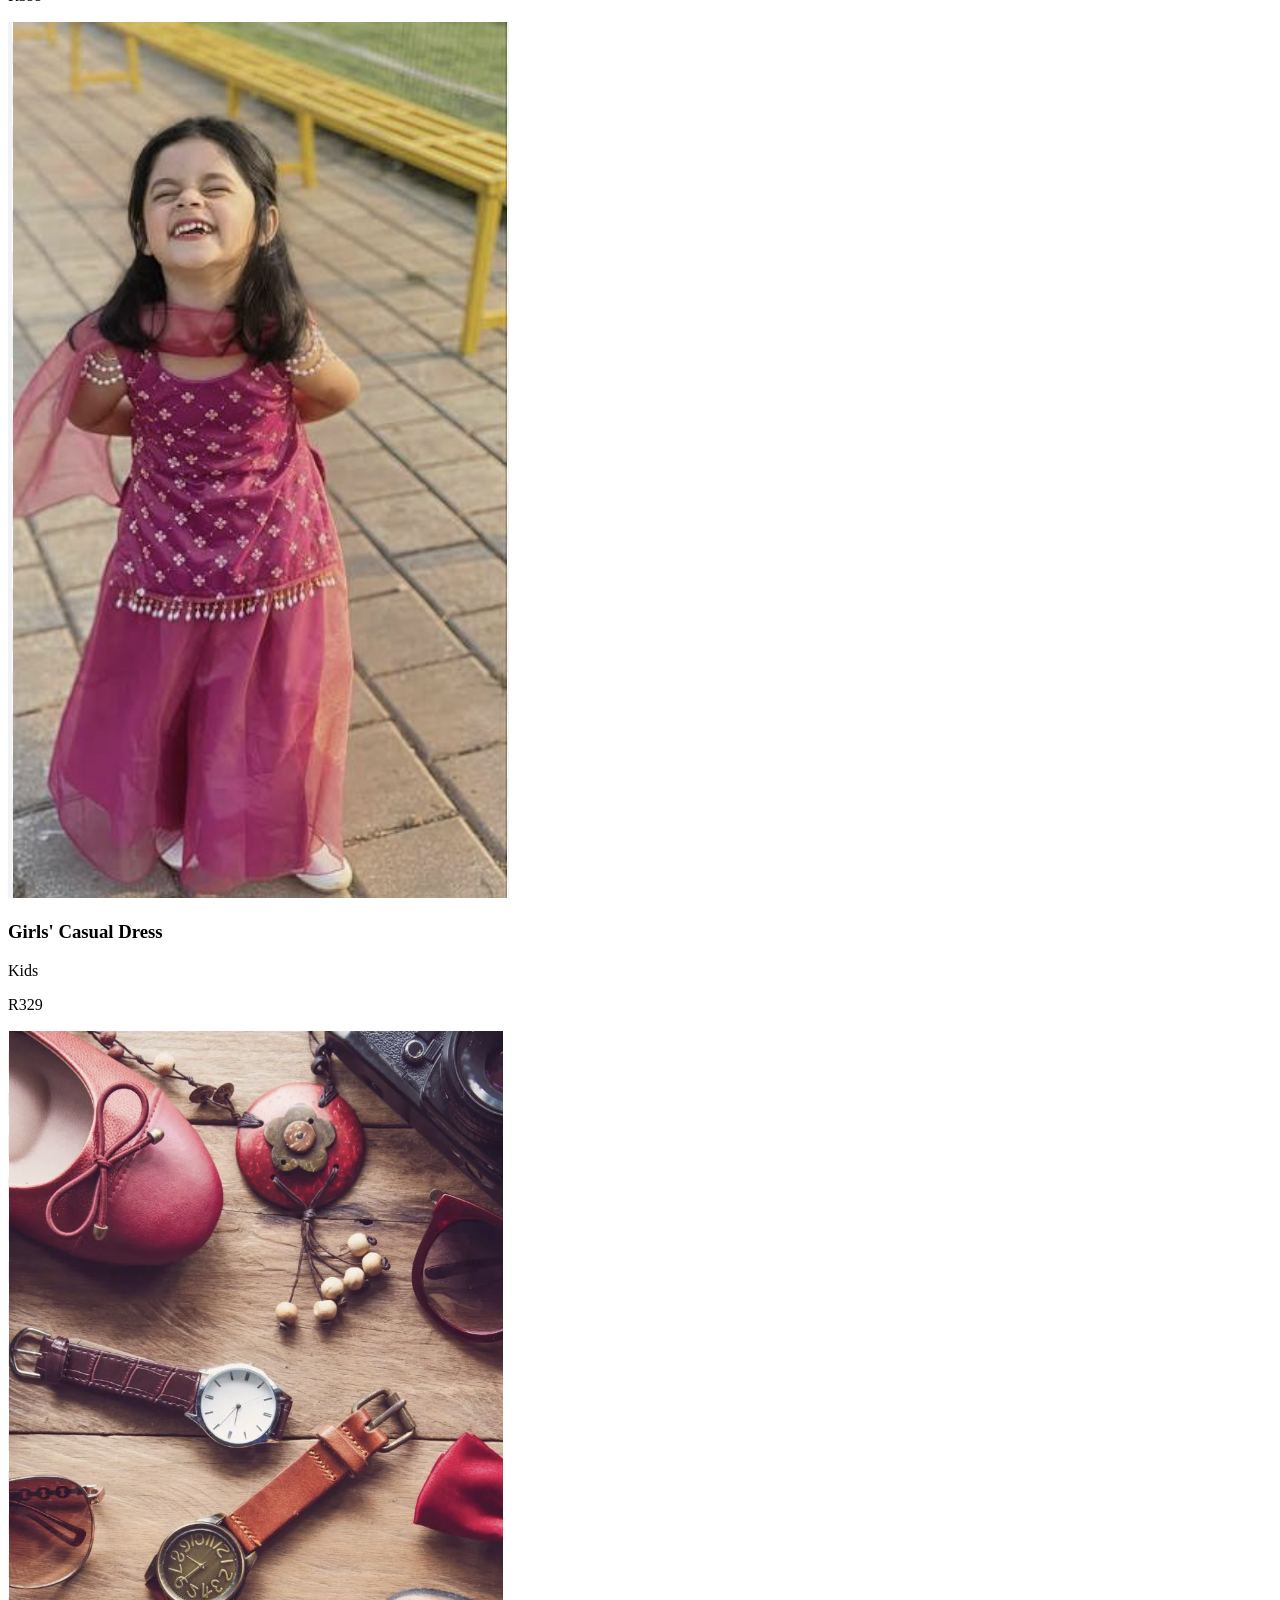
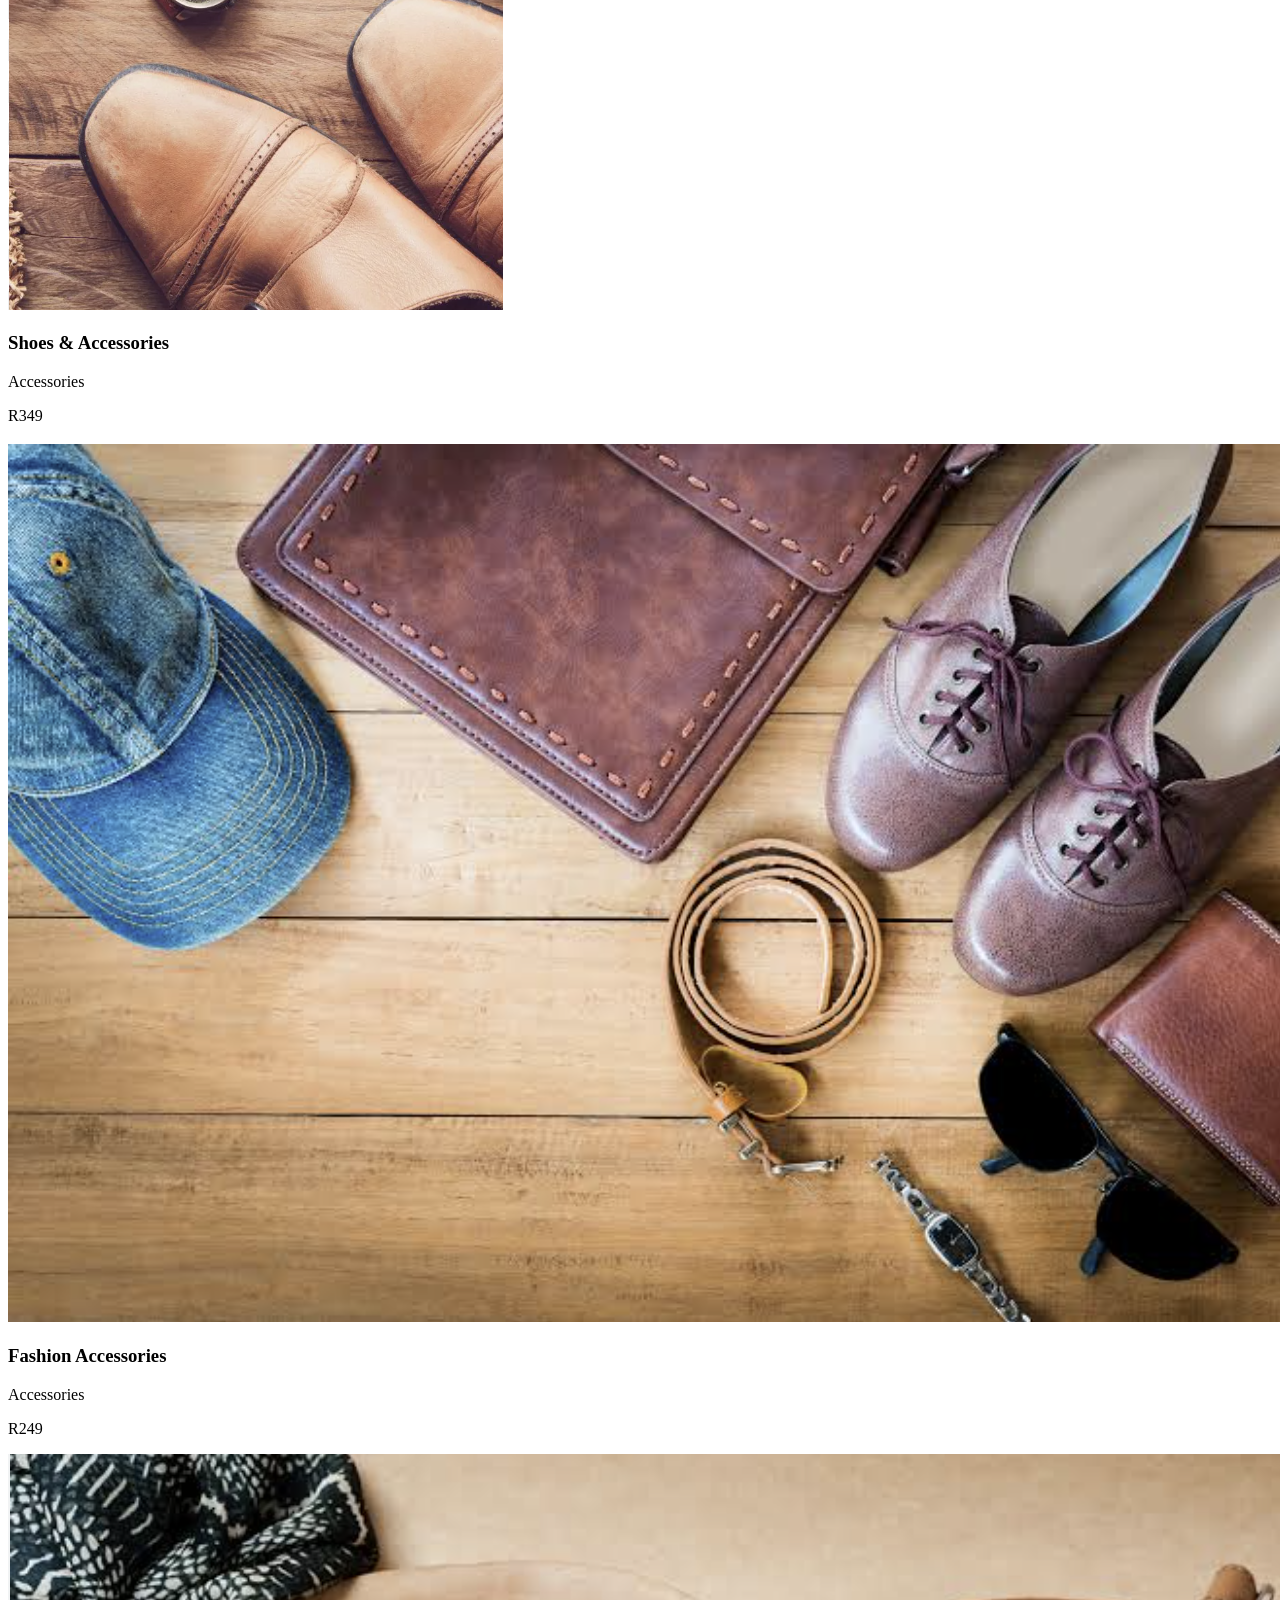
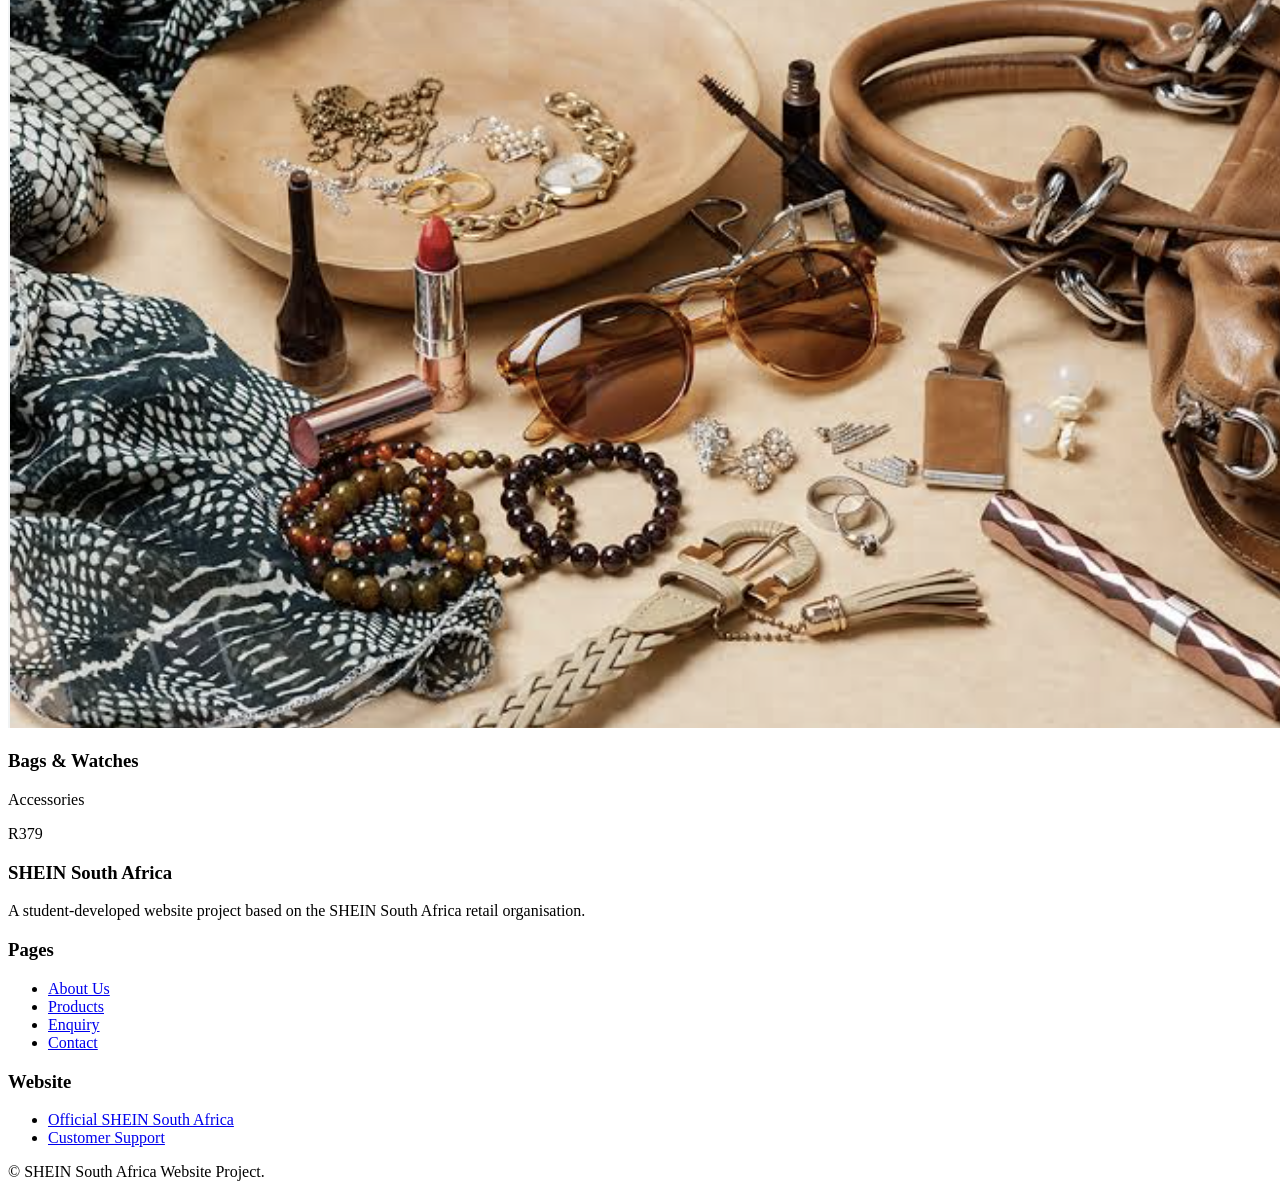
<file: WEDE5020 PartOne HTML structure/products.html>
<!DOCTYPE html>
<html lang="en">
<head>
    <meta charset="UTF-8">
    <meta name="viewport" content="width=device-width, initial-scale=1.0">
    <meta name="description" content="SHEIN South Africa products and categories.">
    <title>SHEIN South Africa | Products</title>
</head>
<body>

<header>
    <div>
        <a href="index.html" aria-label="SHEIN South Africa home">
            <img src="images/branding/shein-logo.png" alt="SHEIN logo">
        </a>
        <nav aria-label="Main navigation">
            <ul>
                <li><a href="index.html" class="">Home</a></li>
                <li><a href="about.html" class="">About Us</a></li>
                <li><a href="products.html">Products</a></li>
                <li><a href="enquiry.html" class="">Enquiry</a></li>
                <li><a href="contact.html" class="">Contact</a></li>
            </ul>
        </nav>
    </div>
</header>

<main>
    <section>
        <div>
            <h1>Products</h1>
            <p>Explore selected fashion and lifestyle categories.</p>
        </div>
    </section>

    <section>
        <div>
            <div>
                <button>All</button>
                <button>Women</button>
                <button>Men</button>
                <button>Kids</button>
                <button>Accessories</button>
            </div>

            <div>
                <article>
                    <img src="images/products/women1.png" alt="Women's Fashion Set">
                    <div>
                        <h3>Women's Fashion Set</h3>
                        <p>Women</p>
                        <p>R499</p>
                    </div>
                </article>
                <article>
                    <img src="images/products/women2.png" alt="Women's Dress">
                    <div>
                        <h3>Women's Dress</h3>
                        <p>Women</p>
                        <p>R399</p>
                    </div>
                </article>
                <article>
                    <img src="images/products/women3.png" alt="Women's Blue Collection">
                    <div>
                        <h3>Women's Blue Collection</h3>
                        <p>Women</p>
                        <p>R529</p>
                    </div>
                </article>
                <article>
                    <img src="images/products/women4.png" alt="Women's Casual Style">
                    <div>
                        <h3>Women's Casual Style</h3>
                        <p>Women</p>
                        <p>R449</p>
                    </div>
                </article>
                <article>
                    <img src="images/products/mens1.png" alt="Men's Knitwear Look">
                    <div>
                        <h3>Men's Knitwear Look</h3>
                        <p>Men</p>
                        <p>R459</p>
                    </div>
                </article>
                <article>
                    <img src="images/products/mens2.png" alt="Men's Smart Casual Style">
                    <div>
                        <h3>Men's Smart Casual Style</h3>
                        <p>Men</p>
                        <p>R599</p>
                    </div>
                </article>
                <article>
                    <img src="images/products/mens3.png" alt="Men's Blazer Look">
                    <div>
                        <h3>Men's Blazer Look</h3>
                        <p>Men</p>
                        <p>R799</p>
                    </div>
                </article>
                <article>
                    <img src="images/products/mens4.png" alt="Men's Formal Style">
                    <div>
                        <h3>Men's Formal Style</h3>
                        <p>Men</p>
                        <p>R549</p>
                    </div>
                </article>
                <article>
                    <img src="images/products/kids1.png" alt="Boys' Smart Casual">
                    <div>
                        <h3>Girls' Occasion Dress</h3>
                        <p>Kids</p>
                        <p>R299</p>
                    </div>
                </article>
                <article>
                    <img src="images/products/kids2.png" alt="Girls' Occasion Dress">
                    <div>
                        <h3>Boys' Smart Casual</h3>
                        <p>Kids</p>
                        <p>R399</p>
                    </div>
                </article>
                <article>
                    <img src="images/products/kids3.png" alt="Girls' Casual Dress">
                    <div>
                        <h3>Girls' Casual Dress</h3>
                        <p>Kids</p>
                        <p>R329</p>
                    </div>
                </article>
                <article>
                    <img src="images/products/acc1.png" alt="Shoes & Accessories">
                    <div>
                        <h3>Shoes & Accessories</h3>
                        <p>Accessories</p>
                        <p>R349</p>
                    </div>
                </article>
                <article>
                    <img src="images/products/acc2.png" alt="Fashion Accessories">
                    <div>
                        <h3>Fashion Accessories</h3>
                        <p>Accessories</p>
                        <p>R249</p>
                    </div>
                </article>
                <article>
                    <img src="images/products/acc3.png" alt="Bags & Watches">
                    <div>
                        <h3>Bags & Watches</h3>
                        <p>Accessories</p>
                        <p>R379</p>
                    </div>
                </article>
            </div>
        </div>
    </section>
</main>

<footer>
    <div>
        <div>
            <div>
                <h3>SHEIN South Africa</h3>
                <p>A student-developed website project based on the SHEIN South Africa retail organisation.</p>
            </div>
            <div>
                <h3>Pages</h3>
                <ul>
                    <li><a href="about.html">About Us</a></li>
                    <li><a href="products.html">Products</a></li>
                    <li><a href="enquiry.html">Enquiry</a></li>
                    <li><a href="contact.html">Contact</a></li>
                </ul>
            </div>
            <div>
                <h3>Website</h3>
                <ul>
                    <li><a href="https://m.shein.com/za/" target="_blank" rel="noopener">Official SHEIN South Africa</a></li>
                    <li><a href="contact.html">Customer Support</a></li>
                </ul>
            </div>
        </div>
        <p>&copy; <span></span> SHEIN South Africa Website Project.</p>
    </div>
</footer>


</body>
</html>
</file>
<file: css/style.css>
/* SHEIN South Africa - Part 2 */

* { box-sizing: border-box; margin: 0; padding: 0; }

html { scroll-behavior: smooth; }

body {
    font-family: Arial, Helvetica, sans-serif;
    font-size: 1rem;
    line-height: 1.6;
    color: #202020;
    background: #fff;
}

img { max-width: 100%; height: auto; display: block; }

a { color: inherit; text-decoration: none; }

header {
    background: #111;
    color: #fff;
    padding: 1rem 5%;
    border-bottom: 4px solid #ff4fa3;
}

header > div {
    max-width: 1200px;
    margin: auto;
    display: flex;
    align-items: center;
    justify-content: space-between;
    gap: 2rem;
}

header img { width: 105px; }

nav ul {
    list-style: none;
    display: flex;
    flex-wrap: wrap;
    gap: 1.2rem;
}

nav a { padding: .45rem 0; }
nav a:hover, nav a:focus { color: #ff72b7; }

main > section { padding: 4rem 5%; }
main > section > div { max-width: 1200px; margin: auto; }

.page-hero {
    background: linear-gradient(135deg, #ffe0ef, #e4d8ff 50%, #d5f6ff);
    padding-top: 3.5rem;
    padding-bottom: 3.5rem;
}

.page-hero h1 {
    font-size: clamp(2.5rem, 6vw, 4.5rem);
    line-height: 1.05;
}

.eyebrow {
    font-size: .8rem;
    font-weight: 700;
    letter-spacing: .12em;
    color: #7b2f61;
}

.hero-content {
    min-height: 60vh;
    display: flex;
    flex-direction: column;
    justify-content: center;
    gap: 1rem;
    background: linear-gradient(135deg, #ffe0ef, #e7dcff 55%, #d8f7f1);
    padding: 4rem;
}

.hero-content h1 {
    font-size: clamp(2.5rem, 6vw, 5rem);
    line-height: 1.05;
}

.hero-content a, button {
    display: inline-block;
    width: fit-content;
    padding: .7rem 1.2rem;
    background: #111;
    color: #fff;
    border: 1px solid #111;
    cursor: pointer;
}

.hero-content a:hover, button:hover {
    background: #ff4fa3;
    border-color: #ff4fa3;
}

h1, h2, h3 { line-height: 1.2; margin-bottom: .75rem; }
h2 { font-size: clamp(1.7rem, 3vw, 2.5rem); }
p { margin-bottom: 1rem; }

.section-light { background: #f8f3ff; }

.split {
    display: grid;
    grid-template-columns: repeat(2, 1fr);
    gap: 3rem;
}

.section-heading { margin-bottom: 1.5rem; }

.filter-row {
    display: flex;
    flex-wrap: wrap;
    gap: .6rem;
    margin-bottom: 2rem;
}

.filter-row button {
    background: #fff;
    color: #222;
    border: 1px solid #ddd;
}

.filter-row button:hover {
    background: #ff4fa3;
    color: #fff;
    border-color: #ff4fa3;
}

.product-grid {
    display: grid;
    grid-template-columns: repeat(4, 1fr);
    gap: 1.25rem;
}

.product-grid article {
    margin: 0;
    background: #fff;
    border: 1px solid #e5e5e5;
    overflow: hidden;
    transition: transform .2s ease, box-shadow .2s ease;
}

.product-grid article:hover {
    transform: translateY(-4px);
    box-shadow: 0 10px 25px rgba(0,0,0,.10);
}

.product-grid article img {
    width: 100%;
    aspect-ratio: 4 / 4.5;
    object-fit: cover;
}

.product-grid article > div { padding: 1rem; }
.product-grid h3 { font-size: 1rem; }
.product-grid p { margin-bottom: .2rem; }
.product-grid p:last-child { font-weight: 700; color: #c02d75; }

article { margin-bottom: 1.5rem; }
article img { width: 100%; object-fit: cover; }

main > section > div > div:last-child:not(.product-grid) {
    display: grid;
    grid-template-columns: repeat(3, 1fr);
    gap: 1.5rem;
}

form {
    max-width: 700px;
    display: grid;
    gap: 1rem;
}

label {
    display: block;
    font-weight: bold;
    margin-bottom: .35rem;
}

input, select, textarea {
    width: 100%;
    padding: .75rem;
    border: 1px solid #aaa;
    font: inherit;
}

textarea { min-height: 150px; resize: vertical; }

footer {
    background: #111;
    color: #fff;
    padding: 3rem 5% 1rem;
    border-top: 4px solid #ff4fa3;
}

footer > div { max-width: 1200px; margin: auto; }

footer > div > div {
    display: grid;
    grid-template-columns: 2fr 1fr 1fr;
    gap: 2rem;
}

footer ul { list-style: none; }
footer a:hover, footer a:focus { color: #ff72b7; }

footer > div > p {
    margin-top: 2rem;
    padding-top: 1rem;
    border-top: 1px solid #444;
}

/* Tablet */
@media (max-width: 950px) {
    header > div { flex-direction: column; align-items: flex-start; }
    .product-grid { grid-template-columns: repeat(3, 1fr); }
    .split, footer > div > div { grid-template-columns: 1fr 1fr; }
}

/* Mobile */
@media (max-width: 650px) {
    body { font-size: .95rem; }
    header { padding: 1rem; }
    nav ul { gap: .75rem; }
    main > section { padding: 2.5rem 1rem; }
    .hero-content { min-height: 55vh; padding: 2rem 1.25rem; }
    .product-grid,
    .split,
    footer > div > div { grid-template-columns: 1fr 1fr; }
}

@media (max-width: 450px) {
    .product-grid { grid-template-columns: 1fr; }
}

/* Product category cards */
.category-section {
    padding-top: 2rem;
    padding-bottom: 1rem;
}

.category-grid {
    display: grid;
    grid-template-columns: repeat(4, 1fr);
    gap: 1.25rem;
    margin-bottom: 2rem;
}

.category-card {
    background: #fff;
    border: 1px solid #e5e5e5;
    overflow: hidden;
    text-align: center;
    transition: transform .2s ease, box-shadow .2s ease;
}

.category-card:hover,
.category-card:focus {
    transform: translateY(-5px);
    box-shadow: 0 10px 25px rgba(0,0,0,.10);
}

.category-card img {
    width: 100%;
    aspect-ratio: 1.55 / 1;
    object-fit: cover;
}

.category-card h3 {
    padding: .8rem;
    margin: 0;
}

.filter-button.active {
    background: #ff4fa3;
    color: #fff;
    border-color: #ff4fa3;
}

#products-list {
    scroll-margin-top: 1rem;
}

.product-card[style*="display: none"] {
    display: none !important;
}

@media (max-width: 950px) {
    .category-grid { grid-template-columns: repeat(2, 1fr); }
}

@media (max-width: 450px) {
    .category-grid { grid-template-columns: 1fr; }
}
</file>
